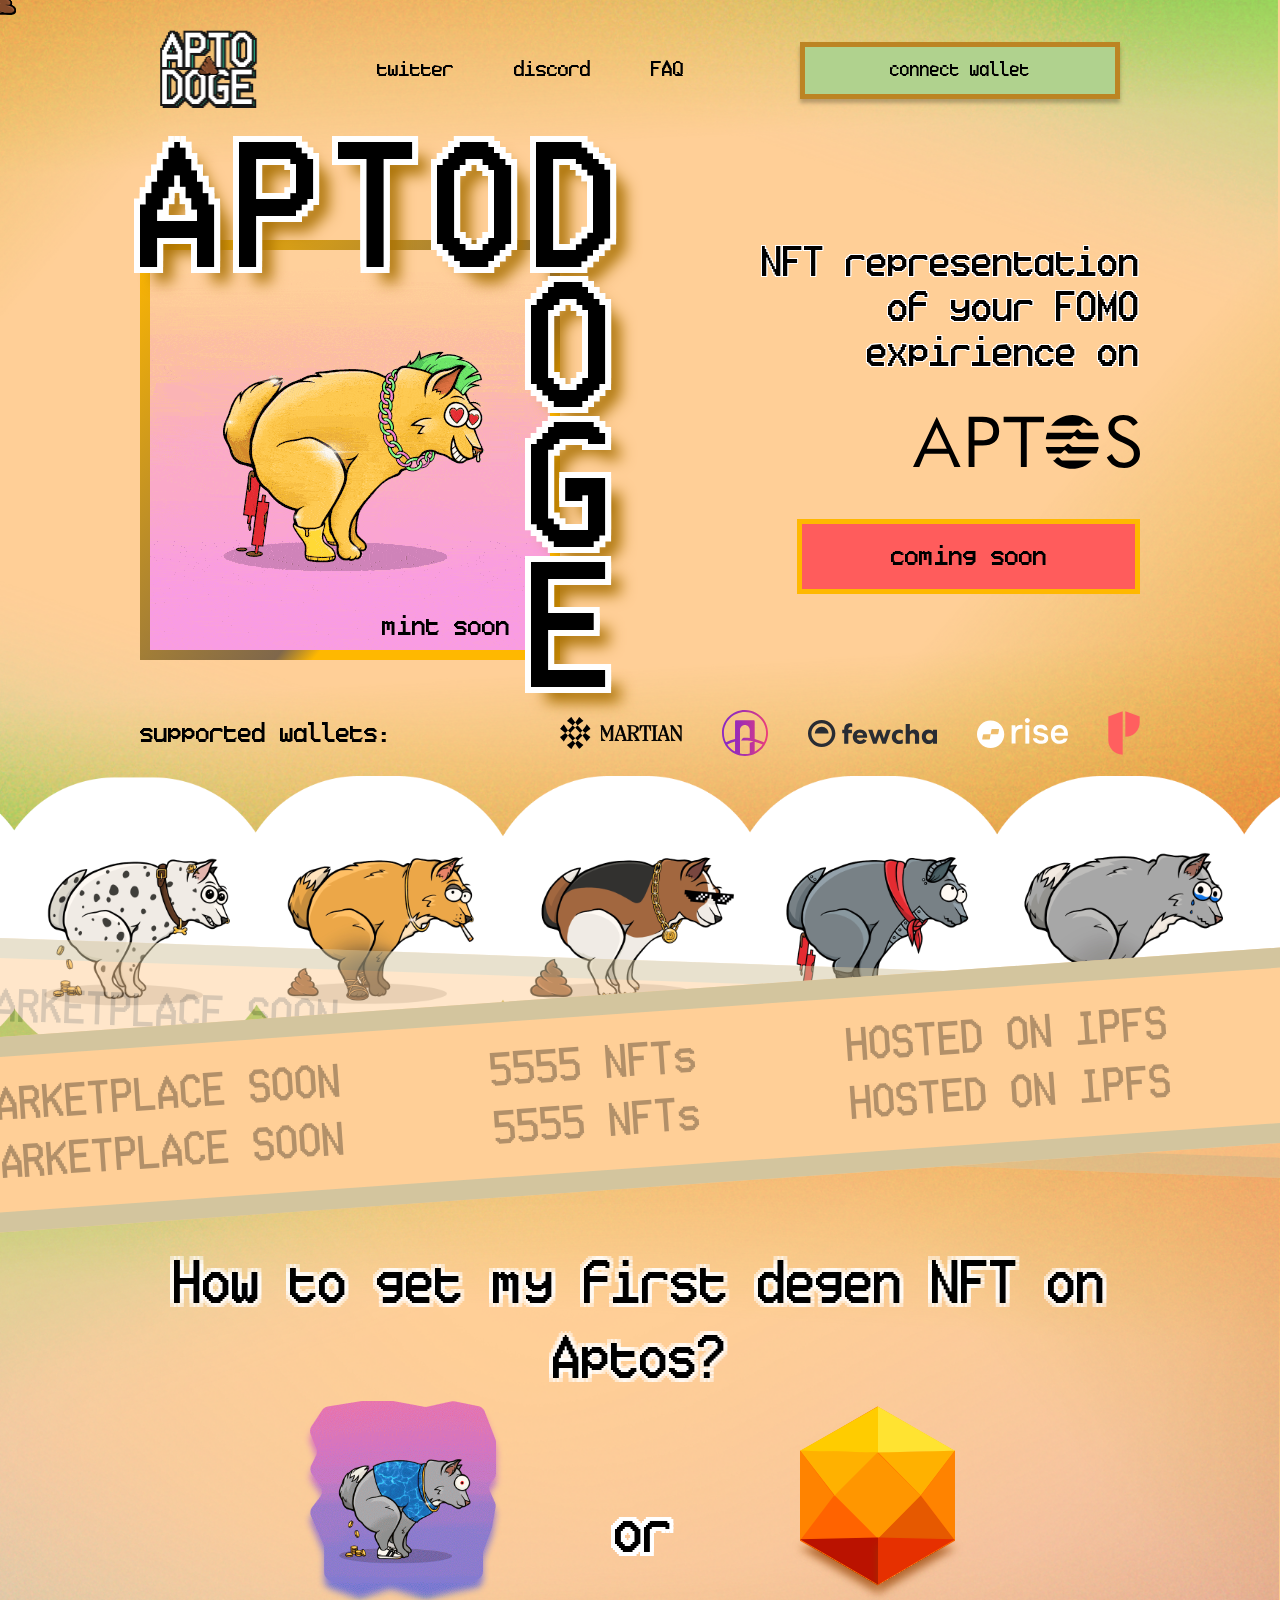
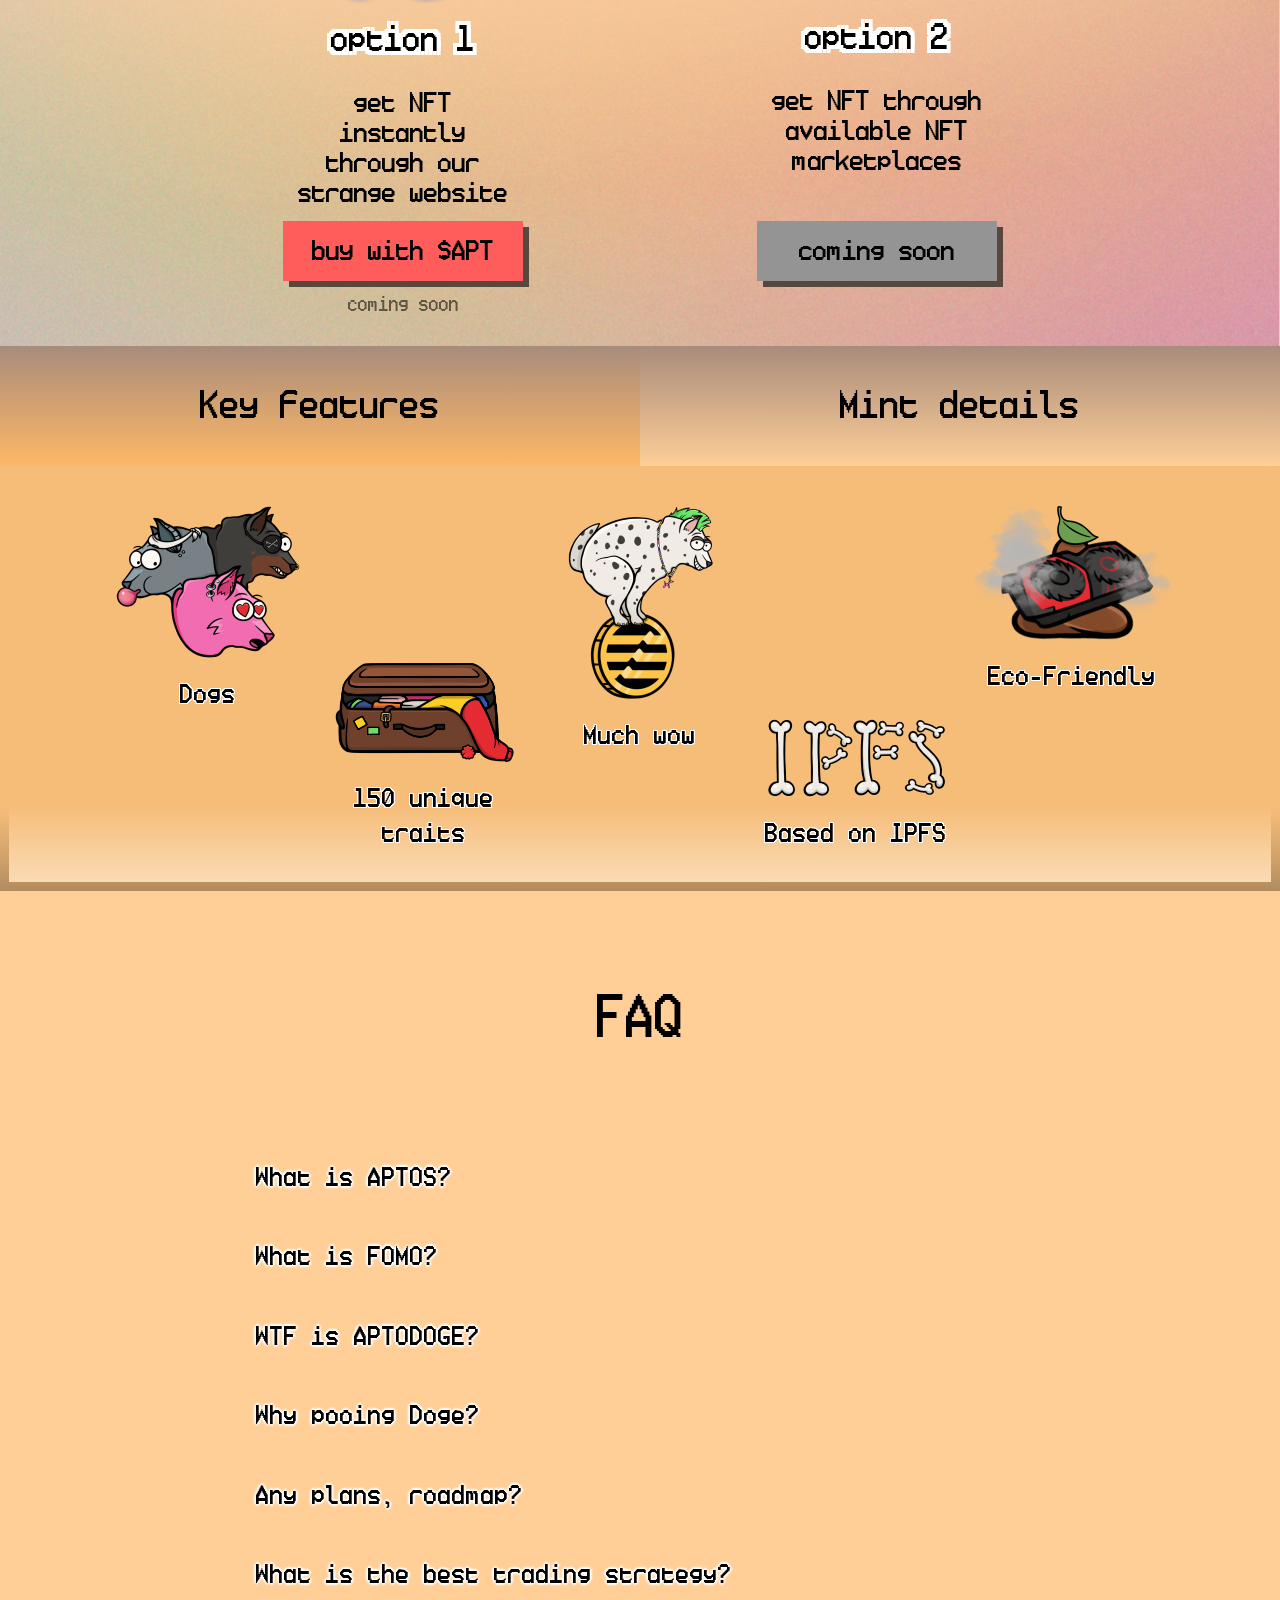
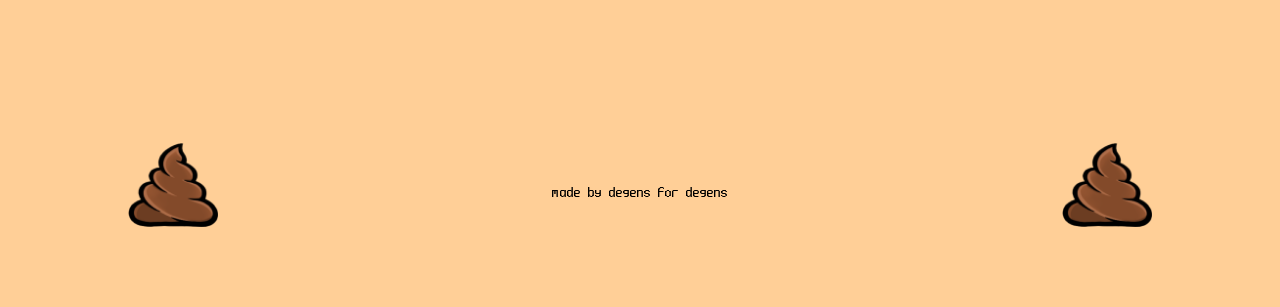
<file: index.html>
<!DOCTYPE html><html><head><meta charSet="utf-8"/><meta name="viewport" content="width=device-width"/><link rel="icon" type="image/ico" sizes="32x32" href="/favicon/favicon-32x32.png"/><link rel="icon" type="image/ico" sizes="16x16" href="/favicon/favicon-16x16.png"/><link rel="shortcut icon" href="/favicon/favicon.ico"/><title>Degen Doge</title><meta name="next-head-count" content="6"/><link rel="preload" href="/_next/static/css/79b42a6f66f81a6b.css" as="style"/><link rel="stylesheet" href="/_next/static/css/79b42a6f66f81a6b.css" data-n-g=""/><link rel="preload" href="/_next/static/css/d47b38e63b9d1cbf.css" as="style"/><link rel="stylesheet" href="/_next/static/css/d47b38e63b9d1cbf.css" data-n-p=""/><noscript data-n-css=""></noscript><script defer="" nomodule="" src="/_next/static/chunks/polyfills-c67a75d1b6f99dc8.js"></script><script src="/_next/static/chunks/webpack-f567ee784295937d.js" defer=""></script><script src="/_next/static/chunks/framework-7751730b10fa0f74.js" defer=""></script><script src="/_next/static/chunks/main-4f9c337d2f05904d.js" defer=""></script><script src="/_next/static/chunks/pages/_app-e8b2b0dd68f07262.js" defer=""></script><script src="/_next/static/chunks/ec5020c3-599c853f4c7b886b.js" defer=""></script><script src="/_next/static/chunks/de297ff1-d0160159c30fb7fb.js" defer=""></script><script src="/_next/static/chunks/931-58178b9210d15c89.js" defer=""></script><script src="/_next/static/chunks/pages/index-581cb1bb30221206.js" defer=""></script><script src="/_next/static/Zcki5KbXfroLjn_r45jLk/_buildManifest.js" defer=""></script><script src="/_next/static/Zcki5KbXfroLjn_r45jLk/_ssgManifest.js" defer=""></script></head><body><div id="__next"><div class="wrap"><img src="/images/logo.png" alt="0" style="left:nullpx;top:nullpx" class="DotRing_ring__zsSUb"/><img src="/images/logo.png" alt="0" style="left:nullpx;top:nullpx" class="DotRing_ring__zsSUb"/><img src="/images/logo.png" alt="0" style="left:nullpx;top:nullpx" class="DotRing_ring__zsSUb"/><div class="Intro_intro__U5Vz6"><div class="Header_header__T7XI6"><div class="Header_logo__7T05e"><img class="Header_image__U2isy" src="/images/logo-2.png" alt="Logo"/></div><div class="SocialLinks_socialLinks__JMZ1m"><a href="https://twitter.com/aptodoge" target="_blank" rel="noreferrer" class="SocialLinks_item__SZZ_e">twitter</a><a href="https://discord.gg/VYAXPXZKjg" target="_blank" rel="noreferrer" class="SocialLinks_item__SZZ_e">discord</a><a class="SocialLinks_item__SZZ_e">FAQ</a></div></div><div class="Content_content__HD92v"><div class="Content_poster__KSiah"><div class="Content_image__V5Q0J Content_mintSoon__dACTc"><img src="/images/intro.gif" alt="Doge"/></div><div class="Content_text__B1lGm">APTOD<br/>o<br/>g<br/>e</div></div><div class="Content_info__WJTcj"><div class="Content_description__BBmnU">NFT representation of your FOMO expirience on</div><svg width="253" height="60" viewBox="0 0 253 60" fill="none" xmlns="http://www.w3.org/2000/svg"><path d="M193.695 19.6743H188.475C187.868 19.6743 187.29 19.4122 186.885 18.9567L184.77 16.5623C184.455 16.2061 184 16 183.525 16C183.05 16 182.596 16.2035 182.28 16.5623L180.464 18.6183C179.87 19.2901 179.017 19.6768 178.12 19.6768H149.555C148.741 22 148.211 24.4529 148 27H174.967C175.443 27 175.894 26.8067 176.223 26.4631L178.734 23.8397C179.047 23.5115 179.481 23.3257 179.934 23.3257H180.038C180.512 23.3257 180.967 23.5293 181.282 23.8881L183.398 26.2825C183.802 26.7379 184.379 27 184.988 27H207C206.789 24.4529 206.259 22 205.445 19.6768H193.695V19.6743Z" fill="black"></path><path d="M164.136 42.9975C164.618 42.9975 165.076 42.8054 165.408 42.464L167.955 39.8575C168.272 39.5314 168.712 39.3468 169.171 39.3468H169.277C169.758 39.3468 170.219 39.5491 170.539 39.9056L172.684 42.2845C173.093 42.7371 173.678 42.9975 174.296 42.9975H204.543C205.676 40.6994 206.506 38.2319 207 35.6507H177.969C177.354 35.6507 176.766 35.3903 176.357 34.9377L174.212 32.5587C173.892 32.2048 173.431 32 172.949 32C172.468 32 172.007 32.2023 171.687 32.5587L169.846 34.6015C169.243 35.2689 168.377 35.6532 167.469 35.6532H148C148.495 38.237 149.324 40.7019 150.457 43H164.136V42.9975Z" fill="black"></path><path d="M185.422 12C185.894 12 186.343 11.8041 186.668 11.4562L189.162 8.79894C189.472 8.46645 189.903 8.27833 190.352 8.27833H190.456C190.927 8.27833 191.378 8.48453 191.691 8.84789L193.792 11.2732C194.192 11.7345 194.764 12 195.37 12H201C195.637 4.7139 187.107 0 177.5 0C167.894 0 159.363 4.7139 154 12H185.425H185.422Z" fill="black"></path><path d="M174.112 50.6436H166.407C165.804 50.6436 165.229 50.3837 164.828 49.932L162.726 47.5576C162.413 47.2043 161.962 47 161.49 47C161.018 47 160.566 47.2018 160.254 47.5576L158.45 49.5964C157.86 50.2626 157.012 50.6461 156.121 50.6461H156C161.369 56.3993 169.011 60 177.5 60C185.989 60 193.631 56.3993 199 50.6461H174.112V50.6436Z" fill="black"></path><path d="M46.0216 58L39.9848 43.2079H13.0152L6.97845 58H0L26.4605 2L53 58H46.0216ZM15.2879 37.5925H37.6332L26.4249 13.7341L15.2905 37.5925H15.2879Z" fill="black"></path><path d="M62 58V2H77.5054C89.6255 2 96 7.61539 96 18.135C96 28.6546 89.2317 34.1134 77.4258 34.1134H68.5327V58H62ZM68.5327 28.2591H75.9311C85.2972 28.2591 89.3903 25.1755 89.3903 18.135C89.3903 11.0946 85.2183 7.85166 75.9311 7.85166H68.5327V28.2591Z" fill="black"></path><path d="M120.228 8.01082H101V2H146V8.01082H126.769V58H120.228V8.01082Z" fill="black"></path><path d="M216.002 47.2976L221.678 43.4618L222.116 44.3707C225.608 50.6969 229.42 53.2284 235.217 53.2284C241.647 53.2284 246.173 48.7996 246.173 43.4207C246.173 38.3577 243.631 34.9584 233.469 30.7658C221.799 25.9415 217.828 20.9581 217.828 13.8411C217.828 6.08996 223.941 0 234.5 0C242.281 0 247.6 3.32228 250.618 8.70112L246.013 11.8642L244.662 11.5484C242.281 7.83071 239.343 5.6946 234.34 5.6946C228.227 5.6946 224.655 9.09645 224.655 13.682C224.655 17.9516 226.956 20.4035 236.881 24.912C249.822 30.7658 253 35.59 253 43.3411C253 51.8035 245.696 59 235.294 59C226.559 59 220.526 55.6777 216 47.295L216.002 47.2976Z" fill="black"></path></svg><div class="Content_wrapperButton__er0tX"></div></div></div><div class="Intro_supportedWallets__Mmwu_"><span class="Intro_name__uXnUg">supported wallets:</span><div class="Intro_wallets__TJMsF"><svg width="122" height="32" viewBox="0 0 122 32" fill="none" xmlns="http://www.w3.org/2000/svg"><g clip-path="url(#clip0_840_16)"><path d="M53.5604 8.62609V8.75965L52.9171 9.5833V23.6522H49.3237V23.5186L51.0539 22.695L51.0317 10.2734H50.9208L46.7506 20.2463H46.5953L42.0259 10.8522H41.915V18.3541C41.915 19.5562 41.9962 20.4615 42.159 21.0699C42.3364 21.6783 42.6248 22.1458 43.0241 22.4723C43.438 22.7989 44.0888 23.1402 44.9761 23.4963V23.6522H41.427V9.85043L40.7837 8.75965V8.62609H42.9797L47.2608 17.4859H47.3939L51.0539 8.62609H53.5604ZM61.4852 8.62609L66.3652 23.5186V23.6522H62.3502V23.5186L64.1248 22.695L62.683 18.3763H57.4259C56.9822 19.6675 56.7604 20.6098 56.7604 21.2035C56.7604 21.7377 56.901 22.1756 57.1819 22.5169C57.4777 22.8582 57.9582 23.1921 58.6237 23.5186V23.6522H54.8972V23.5186L59.8437 10.0953L59.3779 8.75965V8.62609H61.4852ZM60.0877 10.8077L57.559 17.9757H62.5499L60.1764 10.8077H60.0877ZM74.5954 16.1948L79.2093 23.4963V23.6522H74.7951V23.5186L76.5918 22.695L72.6656 16.3729H70.8023V22.7395L72.5991 23.5186V23.6522H67.1423V23.5186L68.9169 22.7395L68.9391 9.5833L67.2089 8.75965V8.62609H73.2645C74.9652 8.62609 76.2666 8.90806 77.1685 9.472C78.0706 10.0211 78.5216 10.8522 78.5216 11.9652C78.5216 13.8055 77.1982 15.2153 74.5511 16.1948H74.5954ZM70.8023 15.9722H72.8653C74.0187 15.9722 74.906 15.6531 75.5271 15.015C76.1482 14.3768 76.4587 13.4864 76.4587 12.3437C76.4587 10.1324 75.2535 9.02678 72.8431 9.02678H70.8023V15.9722ZM90.7589 13.5457H90.6258L90.2044 12.3437C89.7756 11.1416 89.4724 10.3476 89.2949 9.96174C89.1175 9.56104 88.9253 9.30876 88.7182 9.20487C88.5112 9.08615 88.1563 9.02678 87.6535 9.02678H86.3226V22.7395L88.0971 23.5186V23.6522H82.6404V23.5186L84.4371 22.7395V9.02678H83.1062C82.5887 9.02678 82.2264 9.08615 82.0193 9.20487C81.8123 9.30876 81.62 9.56104 81.4426 9.96174C81.2651 10.3476 80.962 11.149 80.5331 12.3659C80.4 12.7666 80.2669 13.1599 80.1338 13.5457H80.0007V8.62609H90.7589V13.5457ZM93.5357 22.7395V9.53878L91.7611 8.75965V8.62609H97.2178V8.75965L95.4433 9.53878V22.7395L97.2178 23.5186V23.6522H91.7611V23.5186L93.5357 22.7395ZM104.485 8.62609L109.365 23.5186V23.6522H105.35V23.5186L107.125 22.695L105.683 18.3763H100.426C99.9821 19.6675 99.7603 20.6098 99.7603 21.2035C99.7603 21.7377 99.9007 22.1756 100.182 22.5169C100.477 22.8582 100.958 23.1921 101.624 23.5186V23.6522H97.897V23.5186L102.844 10.0953L102.378 8.75965V8.62609H104.485ZM103.088 10.8077L100.559 17.9757H105.55L103.176 10.8077H103.088ZM117.619 8.62609H121.235V23.8303H120.436L112.007 10.8077H111.896V18.3096C111.896 19.4671 111.985 20.3502 112.162 20.9586C112.34 21.567 112.636 22.0494 113.05 22.4056C113.479 22.7469 114.144 23.1105 115.046 23.4963V23.6522H111.408V9.96174L110.476 8.75965V8.62609H112.85L120.636 20.647V20.6247H120.747V14.0132C120.747 12.8705 120.658 11.9949 120.48 11.3864C120.303 10.7631 120 10.266 119.571 9.89496C119.142 9.52394 118.492 9.15293 117.619 8.78191V8.62609Z" fill="black"></path><path d="M53.5603 8.62609H53.9069V8.27826H53.5603V8.62609ZM53.5603 8.75965L53.833 8.97422L53.9069 8.87972V8.75965H53.5603ZM52.9171 9.5833L52.6442 9.36874L52.5705 9.46323V9.5833H52.9171ZM52.9171 23.6522V24H53.2636V23.6522H52.9171ZM49.3236 23.6522H48.977V24H49.3236V23.6522ZM49.3236 23.5186L49.175 23.2043L48.977 23.2986V23.5186H49.3236ZM51.0538 22.695L51.2023 23.0093L51.4008 22.9148L51.4004 22.6944L51.0538 22.695ZM51.0316 10.2734L51.3782 10.2728L51.3775 9.92556H51.0316V10.2734ZM50.9207 10.2734V9.92556H50.6903L50.601 10.1388L50.9207 10.2734ZM46.7505 20.2463V20.5941H46.9809L47.0701 20.3808L46.7505 20.2463ZM46.5952 20.2463L46.2837 20.3989L46.3787 20.5941H46.5952V20.2463ZM42.0258 10.8522L42.3372 10.6996L42.2422 10.5043H42.0258V10.8522ZM41.9149 10.8522V10.5043H41.5683V10.8522H41.9149ZM42.1589 21.0699L41.8239 21.1601L41.8261 21.1676L42.1589 21.0699ZM43.024 22.4723L42.8049 22.742L42.8098 22.7459L43.024 22.4723ZM44.976 23.4963H45.3226V23.2608L45.1046 23.1734L44.976 23.4963ZM44.976 23.6522V24H45.3226V23.6522H44.976ZM41.4269 23.6522H41.0803V24H41.4269V23.6522ZM41.4269 9.85043H41.7735V9.75521L41.7251 9.67328L41.4269 9.85043ZM40.7836 8.75965H40.437V8.85487L40.4853 8.93681L40.7836 8.75965ZM40.7836 8.62609V8.27826H40.437V8.62609H40.7836ZM42.9796 8.62609L43.2914 8.47432L43.1967 8.27826H42.9796V8.62609ZM47.2607 17.4859L46.9488 17.6377L47.0436 17.8337H47.2607V17.4859ZM47.3938 17.4859V17.8337H47.6253L47.7139 17.6191L47.3938 17.4859ZM51.0538 8.62609V8.27826H50.8223L50.7335 8.49288L51.0538 8.62609ZM53.2137 8.62609V8.75965H53.9069V8.62609H53.2137ZM53.2875 8.54508L52.6442 9.36874L53.1898 9.79787L53.833 8.97422L53.2875 8.54508ZM52.5705 9.5833V23.6522H53.2636V9.5833H52.5705ZM52.9171 23.3043H49.3236V24H52.9171V23.3043ZM49.6702 23.6522V23.5186H48.977V23.6522H49.6702ZM49.4721 23.8329L51.2023 23.0093L50.9052 22.3807L49.175 23.2043L49.4721 23.8329ZM51.4004 22.6944L51.3782 10.2728L50.685 10.274L50.7072 22.6955L51.4004 22.6944ZM51.0316 9.92556H50.9207V10.6212H51.0316V9.92556ZM50.601 10.1388L46.4308 20.1117L47.0701 20.3808L51.2403 10.408L50.601 10.1388ZM46.7505 19.8984H46.5952V20.5941H46.7505V19.8984ZM46.9066 20.0936L42.3372 10.6996L41.7143 11.0048L46.2837 20.3989L46.9066 20.0936ZM42.0258 10.5043H41.9149V11.2H42.0258V10.5043ZM41.5683 10.8522V18.3541H42.2615V10.8522H41.5683ZM41.5683 18.3541C41.5683 19.5644 41.6494 20.5066 41.8241 21.1601L42.4935 20.9798C42.343 20.4164 42.2615 19.548 42.2615 18.3541H41.5683ZM41.8261 21.1676C42.0189 21.8282 42.3401 22.3619 42.8051 22.742L43.2429 22.2027C42.9092 21.9299 42.6538 21.5286 42.4915 20.9722L41.8261 21.1676ZM42.8098 22.7459C43.2628 23.1032 43.9499 23.4591 44.8472 23.8193L45.1046 23.1734C44.2275 22.8213 43.613 22.4946 43.238 22.1988L42.8098 22.7459ZM44.6294 23.4963V23.6522H45.3226V23.4963H44.6294ZM44.976 23.3043H41.4269V24H44.976V23.3043ZM41.7735 23.6522V9.85043H41.0803V23.6522H41.7735ZM41.7251 9.67328L41.0818 8.5825L40.4853 8.93681L41.1285 10.0276L41.7251 9.67328ZM41.1302 8.75965V8.62609H40.437V8.75965H41.1302ZM40.7836 8.97391H42.9796V8.27826H40.7836V8.97391ZM42.6677 8.77785L46.9488 17.6377L47.5725 17.3341L43.2914 8.47432L42.6677 8.77785ZM47.2607 17.8337H47.3938V17.1381H47.2607V17.8337ZM47.7139 17.6191L51.3739 8.75929L50.7335 8.49288L47.0735 17.3528L47.7139 17.6191ZM51.0538 8.97391H53.5603V8.27826H51.0538V8.97391ZM61.4851 8.62609L61.8143 8.51743L61.736 8.27826H61.4851V8.62609ZM66.3651 23.5186H66.7117V23.4628L66.6943 23.4099L66.3651 23.5186ZM66.3651 23.6522V24H66.7117V23.6522H66.3651ZM62.3502 23.6522H62.0036V24H62.3502V23.6522ZM62.3502 23.5186L62.2047 23.2029L62.0036 23.2963V23.5186H62.3502ZM64.1247 22.695L64.2703 23.0106L64.552 22.8799L64.4534 22.5845L64.1247 22.695ZM62.6829 18.3763L63.0116 18.2659L62.9323 18.0285H62.6829V18.3763ZM57.4258 18.3763V18.0285H57.1787L57.0982 18.263L57.4258 18.3763ZM57.1818 22.5169L56.9145 22.7385L56.9203 22.745L57.1818 22.5169ZM58.6236 23.5186H58.9702V23.3014L58.7758 23.2061L58.6236 23.5186ZM58.6236 23.6522V24H58.9702V23.6522H58.6236ZM54.8971 23.6522H54.5505V24H54.8971V23.6522ZM54.8971 23.5186L54.572 23.398L54.5505 23.4564V23.5186H54.8971ZM59.8436 10.0953L60.1687 10.2159L60.212 10.0985L60.1708 9.9804L59.8436 10.0953ZM59.3778 8.75965H59.0312V8.81877L59.0507 8.87456L59.3778 8.75965ZM59.3778 8.62609V8.27826H59.0312V8.62609H59.3778ZM60.0876 10.8077V10.4598H59.8426L59.761 10.6916L60.0876 10.8077ZM57.5589 17.9757L57.2323 17.8596L57.0685 18.3235H57.5589V17.9757ZM62.5498 17.9757V18.3235H63.0302L62.8788 17.866L62.5498 17.9757ZM60.1763 10.8077L60.5053 10.698L60.4264 10.4598H60.1763V10.8077ZM61.1558 8.73475L66.0358 23.6273L66.6943 23.4099L61.8143 8.51743L61.1558 8.73475ZM66.0185 23.5186V23.6522H66.7117V23.5186H66.0185ZM66.3651 23.3043H62.3502V24H66.3651V23.3043ZM62.6967 23.6522V23.5186H62.0036V23.6522H62.6967ZM62.4957 23.8343L64.2703 23.0106L63.9793 22.3793L62.2047 23.2029L62.4957 23.8343ZM64.4534 22.5845L63.0116 18.2659L62.3543 18.4868L63.7961 22.8054L64.4534 22.5845ZM62.6829 18.0285H57.4258V18.7242H62.6829V18.0285ZM57.0982 18.263C56.654 19.5555 56.4137 20.5464 56.4137 21.2035H57.1069C57.1069 20.6734 57.3103 19.7795 57.7535 18.4897L57.0982 18.263ZM56.4137 21.2035C56.4137 21.8012 56.5723 22.3225 56.9146 22.7384L57.4491 22.2954C57.2293 22.0285 57.1069 21.6743 57.1069 21.2035H56.4137ZM56.9203 22.745C57.2598 23.1371 57.7876 23.4957 58.4714 23.8311L58.7758 23.2061C58.1287 22.8886 57.6953 22.5793 57.4434 22.2887L56.9203 22.745ZM58.277 23.5186V23.6522H58.9702V23.5186H58.277ZM58.6236 23.3043H54.8971V24H58.6236V23.3043ZM55.2437 23.6522V23.5186H54.5505V23.6522H55.2437ZM55.2222 23.6392L60.1687 10.2159L59.5185 9.97465L54.572 23.398L55.2222 23.6392ZM60.1708 9.9804L59.705 8.64474L59.0507 8.87456L59.5166 10.2102L60.1708 9.9804ZM59.7244 8.75965V8.62609H59.0312V8.75965H59.7244ZM59.3778 8.97391H61.4851V8.27826H59.3778V8.97391ZM59.761 10.6916L57.2323 17.8596L57.8856 18.0917L60.4144 10.9237L59.761 10.6916ZM57.5589 18.3235H62.5498V17.6278H57.5589V18.3235ZM62.8788 17.866L60.5053 10.698L59.8475 10.9173L62.2209 18.0853L62.8788 17.866ZM60.1763 10.4598H60.0876V11.1555H60.1763V10.4598ZM74.5953 16.1948L74.8881 16.0085L74.786 15.847H74.5953V16.1948ZM79.2092 23.4963H79.5558V23.3953L79.502 23.3101L79.2092 23.4963ZM79.2092 23.6522V24H79.5558V23.6522H79.2092ZM74.795 23.6522H74.4484V24H74.795V23.6522ZM74.795 23.5186L74.6511 23.2022L74.4484 23.2952V23.5186H74.795ZM76.5917 22.695L76.7358 23.0113L77.0945 22.8469L76.8859 22.511L76.5917 22.695ZM72.6655 16.3729L72.9597 16.1889L72.858 16.025H72.6655V16.3729ZM70.8023 16.3729V16.025H70.4557V16.3729H70.8023ZM70.8023 22.7395H70.4557V22.9681L70.6649 23.0588L70.8023 22.7395ZM72.599 23.5186H72.9456V23.29L72.7365 23.1993L72.599 23.5186ZM72.599 23.6522V24H72.9456V23.6522H72.599ZM67.1423 23.6522H66.7957V24H67.1423V23.6522ZM67.1423 23.5186L67.0033 23.2L66.7957 23.2911V23.5186H67.1423ZM68.9168 22.7395L69.0557 23.0581L69.2631 22.9671L69.2634 22.74L68.9168 22.7395ZM68.939 9.5833L69.2856 9.58389L69.286 9.36351L69.0876 9.26904L68.939 9.5833ZM67.2088 8.75965H66.8622V8.97963L67.0603 9.07391L67.2088 8.75965ZM67.2088 8.62609V8.27826H66.8622V8.62609H67.2088ZM77.1684 9.472L76.9852 9.76725L76.9888 9.76939L77.1684 9.472ZM74.551 16.1948L74.4312 15.8684L74.551 16.5426V16.1948ZM70.8023 15.9722H70.4557V16.32H70.8023V15.9722ZM75.527 15.015L75.775 15.258L75.527 15.015ZM70.8023 9.02678V8.67896H70.4557V9.02678H70.8023ZM74.3027 16.3811L78.9165 23.6826L79.502 23.3101L74.8881 16.0085L74.3027 16.3811ZM78.8626 23.4963V23.6522H79.5558V23.4963H78.8626ZM79.2092 23.3043H74.795V24H79.2092V23.3043ZM75.1416 23.6522V23.5186H74.4484V23.6522H75.1416ZM74.939 23.835L76.7358 23.0113L76.4478 22.3786L74.6511 23.2022L74.939 23.835ZM76.8859 22.511L72.9597 16.1889L72.3715 16.5568L76.2977 22.8789L76.8859 22.511ZM72.6655 16.025H70.8023V16.7207H72.6655V16.025ZM70.4557 16.3729V22.7395H71.1488V16.3729H70.4557ZM70.6649 23.0588L72.4616 23.8379L72.7365 23.1993L70.9398 22.4202L70.6649 23.0588ZM72.2524 23.5186V23.6522H72.9456V23.5186H72.2524ZM72.599 23.3043H67.1423V24H72.599V23.3043ZM67.4888 23.6522V23.5186H66.7957V23.6522H67.4888ZM67.2812 23.8372L69.0557 23.0581L68.7779 22.4209L67.0033 23.2L67.2812 23.8372ZM69.2634 22.74L69.2856 9.58389L68.5924 9.58272L68.5702 22.7389L69.2634 22.74ZM69.0876 9.26904L67.3574 8.44538L67.0603 9.07391L68.7905 9.89756L69.0876 9.26904ZM67.5554 8.75965V8.62609H66.8622V8.75965H67.5554ZM67.2088 8.97391H73.2644V8.27826H67.2088V8.97391ZM73.2644 8.97391C74.9357 8.97391 76.1619 9.25252 76.9853 9.76722L77.3517 9.17676C76.371 8.56359 74.9946 8.27826 73.2644 8.27826V8.97391ZM76.9888 9.76939C77.7809 10.2516 78.1749 10.9662 78.1749 11.9652H78.8681C78.8681 10.7382 78.3602 9.79059 77.3482 9.17461L76.9888 9.76939ZM78.1749 11.9652C78.1749 13.5858 77.0274 14.9077 74.4312 15.8684L74.6709 16.5212C77.3688 15.5229 78.8681 14.0252 78.8681 11.9652H78.1749ZM74.551 16.5426H74.5953V15.847H74.551V16.5426ZM70.8023 16.32H72.8652V15.6243H70.8023V16.32ZM72.8652 16.32C74.0829 16.32 75.0709 15.9815 75.775 15.258L75.2791 14.7719C74.7411 15.3247 73.9544 15.6243 72.8652 15.6243V16.32ZM75.775 15.258C76.4757 14.538 76.8052 13.5506 76.8052 12.3437H76.112C76.112 13.4222 75.8206 14.2157 75.2791 14.7719L75.775 15.258ZM76.8052 12.3437C76.8052 11.176 76.4857 10.2387 75.7886 9.59928C75.0975 8.96527 74.0943 8.67896 72.843 8.67896V9.37461C74.0021 9.37461 74.8068 9.6411 75.321 10.1127C75.8291 10.5789 76.112 11.3001 76.112 12.3437H76.8052ZM72.843 8.67896H70.8023V9.37461H72.843V8.67896ZM70.4557 9.02678V15.9722H71.1488V9.02678H70.4557ZM90.7588 13.5457V13.8936H91.1054V13.5457H90.7588ZM90.6257 13.5457L90.2988 13.6612L90.3803 13.8936H90.6257V13.5457ZM90.2043 12.3437L90.5313 12.2282L90.5306 12.2264L90.2043 12.3437ZM89.2948 9.96174L88.978 10.103L88.9801 10.1075L89.2948 9.96174ZM88.7181 9.20487L88.5459 9.50733L88.5631 9.51598L88.7181 9.20487ZM86.3225 9.02678V8.67896H85.9759V9.02678H86.3225ZM86.3225 22.7395H85.9759V22.967L86.1835 23.0581L86.3225 22.7395ZM88.097 23.5186H88.4436V23.2911L88.2359 23.2L88.097 23.5186ZM88.097 23.6522V24H88.4436V23.6522H88.097ZM82.6403 23.6522H82.2937V24H82.6403V23.6522ZM82.6403 23.5186L82.5029 23.1993L82.2937 23.29V23.5186H82.6403ZM84.437 22.7395L84.5745 23.0588L84.7836 22.9681V22.7395H84.437ZM84.437 9.02678H84.7836V8.67896H84.437V9.02678ZM82.0192 9.20487L82.1745 9.51645L82.1912 9.50687L82.0192 9.20487ZM81.4425 9.96174L81.7572 10.1075L81.7592 10.103L81.4425 9.96174ZM80.533 12.3659L80.2062 12.2499L80.2042 12.2559L80.533 12.3659ZM80.1337 13.5457V13.8936H80.3805L80.4613 13.6595L80.1337 13.5457ZM80.0006 13.5457H79.654V13.8936H80.0006V13.5457ZM80.0006 8.62609V8.27826H79.654V8.62609H80.0006ZM90.7588 8.62609H91.1054V8.27826H90.7588V8.62609ZM90.7588 13.1979H90.6257V13.8936H90.7588V13.1979ZM90.9526 13.4303L90.5312 12.2282L89.8774 12.4591L90.2988 13.6612L90.9526 13.4303ZM90.5306 12.2264C90.1026 11.0268 89.7945 10.2182 89.6095 9.81599L88.9801 10.1075C89.1501 10.477 89.4483 11.2564 89.8781 12.4609L90.5306 12.2264ZM89.6116 9.82048C89.4267 9.40298 89.1928 9.05418 88.8731 8.89376L88.5631 9.51598C88.6575 9.56333 88.8081 9.71911 88.9782 10.103L89.6116 9.82048ZM88.8901 8.90287C88.5984 8.73567 88.1634 8.67896 87.6534 8.67896V9.37461C88.149 9.37461 88.4236 9.43663 88.5462 9.50687L88.8901 8.90287ZM87.6534 8.67896H86.3225V9.37461H87.6534V8.67896ZM85.9759 9.02678V22.7395H86.6691V9.02678H85.9759ZM86.1835 23.0581L87.9581 23.8372L88.2359 23.2L86.4614 22.4209L86.1835 23.0581ZM87.7504 23.5186V23.6522H88.4436V23.5186H87.7504ZM88.097 23.3043H82.6403V24H88.097V23.3043ZM82.9869 23.6522V23.5186H82.2937V23.6522H82.9869ZM82.7778 23.8379L84.5745 23.0588L84.2996 22.4202L82.5029 23.1993L82.7778 23.8379ZM84.7836 22.7395V9.02678H84.0904V22.7395H84.7836ZM84.437 8.67896H83.1061V9.37461H84.437V8.67896ZM83.1061 8.67896C82.5834 8.67896 82.1397 8.73516 81.8473 8.90287L82.1912 9.50687C82.3128 9.43712 82.5936 9.37461 83.1061 9.37461V8.67896ZM81.8642 8.89376C81.5445 9.05418 81.3106 9.40298 81.1258 9.82048L81.7592 10.103C81.9292 9.71911 82.0799 9.56333 82.1742 9.51598L81.8642 8.89376ZM81.1278 9.81599C80.9425 10.2189 80.6342 11.0357 80.2062 12.2499L80.8598 12.4819C81.2895 11.2623 81.5876 10.4763 81.7572 10.1075L81.1278 9.81599ZM80.2042 12.2559C80.0715 12.6554 79.9388 13.0474 79.8063 13.432L80.4613 13.6595C80.5948 13.2724 80.7283 12.8778 80.8619 12.4759L80.2042 12.2559ZM80.1337 13.1979H80.0006V13.8936H80.1337V13.1979ZM80.3472 13.5457V8.62609H79.654V13.5457H80.3472ZM80.0006 8.97391H90.7588V8.27826H80.0006V8.97391ZM90.4122 8.62609V13.5457H91.1054V8.62609H90.4122ZM93.5356 22.7395L93.6745 23.0581L93.8822 22.967V22.7395H93.5356ZM93.5356 9.53878H93.8822V9.3113L93.6745 9.22012L93.5356 9.53878ZM91.761 8.75965H91.4144V8.98713L91.6221 9.07832L91.761 8.75965ZM91.761 8.62609V8.27826H91.4144V8.62609H91.761ZM97.2177 8.62609H97.5643V8.27826H97.2177V8.62609ZM97.2177 8.75965L97.3567 9.07832L97.5643 8.98713V8.75965H97.2177ZM95.4432 9.53878L95.3043 9.22012L95.0966 9.3113V9.53878H95.4432ZM95.4432 22.7395H95.0966V22.967L95.3043 23.0581L95.4432 22.7395ZM97.2177 23.5186H97.5643V23.2911L97.3567 23.2L97.2177 23.5186ZM97.2177 23.6522V24H97.5643V23.6522H97.2177ZM91.761 23.6522H91.4144V24H91.761V23.6522ZM91.761 23.5186L91.6221 23.2L91.4144 23.2911V23.5186H91.761ZM93.8822 22.7395V9.53878H93.189V22.7395H93.8822ZM93.6745 9.22012L91.8999 8.44099L91.6221 9.07832L93.3967 9.85745L93.6745 9.22012ZM92.1076 8.75965V8.62609H91.4144V8.75965H92.1076ZM91.761 8.97391H97.2177V8.27826H91.761V8.97391ZM96.8712 8.62609V8.75965H97.5643V8.62609H96.8712ZM97.0788 8.44099L95.3043 9.22012L95.5821 9.85745L97.3567 9.07832L97.0788 8.44099ZM95.0966 9.53878V22.7395H95.7898V9.53878H95.0966ZM95.3043 23.0581L97.0788 23.8372L97.3567 23.2L95.5821 22.4209L95.3043 23.0581ZM96.8712 23.5186V23.6522H97.5643V23.5186H96.8712ZM97.2177 23.3043H91.761V24H97.2177V23.3043ZM92.1076 23.6522V23.5186H91.4144V23.6522H92.1076ZM91.8999 23.8372L93.6745 23.0581L93.3967 22.4209L91.6221 23.2L91.8999 23.8372ZM104.485 8.62609L104.814 8.51743L104.736 8.27826H104.485V8.62609ZM109.365 23.5186H109.712V23.4628L109.694 23.4099L109.365 23.5186ZM109.365 23.6522V24H109.712V23.6522H109.365ZM105.35 23.6522H105.003V24H105.35V23.6522ZM105.35 23.5186L105.204 23.2029L105.003 23.2963V23.5186H105.35ZM107.125 22.695L107.27 23.0106L107.552 22.8799L107.453 22.5845L107.125 22.695ZM105.683 18.3763L106.011 18.2659L105.932 18.0285H105.683V18.3763ZM100.426 18.3763V18.0285H100.178L100.098 18.263L100.426 18.3763ZM100.182 22.5169L99.9144 22.7385L99.9201 22.745L100.182 22.5169ZM101.623 23.5186H101.97V23.3014L101.776 23.2061L101.623 23.5186ZM101.623 23.6522V24H101.97V23.6522H101.623ZM97.8969 23.6522H97.5503V24H97.8969V23.6522ZM97.8969 23.5186L97.5718 23.398L97.5503 23.4564V23.5186H97.8969ZM102.843 10.0953L103.168 10.2159L103.212 10.0985L103.171 9.9804L102.843 10.0953ZM102.378 8.75965H102.031V8.81877L102.05 8.87456L102.378 8.75965ZM102.378 8.62609V8.27826H102.031V8.62609H102.378ZM103.087 10.8077V10.4598H102.843L102.761 10.6916L103.087 10.8077ZM100.559 17.9757L100.232 17.8596L100.068 18.3235H100.559V17.9757ZM105.55 17.9757V18.3235H106.03L105.879 17.866L105.55 17.9757ZM103.176 10.8077L103.505 10.698L103.426 10.4598H103.176V10.8077ZM104.156 8.73475L109.036 23.6273L109.694 23.4099L104.814 8.51743L104.156 8.73475ZM109.018 23.5186V23.6522H109.712V23.5186H109.018ZM109.365 23.3043H105.35V24H109.365V23.3043ZM105.697 23.6522V23.5186H105.003V23.6522H105.697ZM105.495 23.8343L107.27 23.0106L106.979 22.3793L105.204 23.2029L105.495 23.8343ZM107.453 22.5845L106.011 18.2659L105.354 18.4868L106.796 22.8054L107.453 22.5845ZM105.683 18.0285H100.426V18.7242H105.683V18.0285ZM100.098 18.263C99.6539 19.5555 99.4136 20.5464 99.4136 21.2035H100.107C100.107 20.6734 100.31 19.7795 100.753 18.4897L100.098 18.263ZM99.4136 21.2035C99.4136 21.8012 99.5721 22.3225 99.9144 22.7384L100.449 22.2954C100.229 22.0285 100.107 21.6743 100.107 21.2035H99.4136ZM99.9201 22.745C100.26 23.1371 100.787 23.4957 101.471 23.8311L101.776 23.2061C101.128 22.8886 100.695 22.5793 100.443 22.2887L99.9201 22.745ZM101.277 23.5186V23.6522H101.97V23.5186H101.277ZM101.623 23.3043H97.8969V24H101.623V23.3043ZM98.2435 23.6522V23.5186H97.5503V23.6522H98.2435ZM98.2219 23.6392L103.168 10.2159L102.518 9.97465L97.5718 23.398L98.2219 23.6392ZM103.171 9.9804L102.705 8.64474L102.05 8.87456L102.516 10.2102L103.171 9.9804ZM102.724 8.75965V8.62609H102.031V8.75965H102.724ZM102.378 8.97391H104.485V8.27826H102.378V8.97391ZM102.761 10.6916L100.232 17.8596L100.885 18.0917L103.414 10.9237L102.761 10.6916ZM100.559 18.3235H105.55V17.6278H100.559V18.3235ZM105.879 17.866L103.505 10.698L102.847 10.9173L105.221 18.0853L105.879 17.866ZM103.176 10.4598H103.087V11.1555H103.176V10.4598ZM117.619 8.62609V8.27826H117.272V8.62609H117.619ZM121.235 8.62609H121.581V8.27826H121.235V8.62609ZM121.235 23.8303V24.1781H121.581V23.8303H121.235ZM120.436 23.8303L120.145 24.0198L120.248 24.1781H120.436V23.8303ZM112.007 10.8077L112.298 10.6182L112.195 10.4598H112.007V10.8077ZM111.896 10.8077V10.4598H111.549V10.8077H111.896ZM112.162 20.9586L111.83 21.0563L112.162 20.9586ZM113.049 22.4056L112.824 22.6699L112.834 22.6781L113.049 22.4056ZM115.046 23.4963H115.392V23.2665L115.182 23.1763L115.046 23.4963ZM115.046 23.6522V24H115.392V23.6522H115.046ZM111.408 23.6522H111.061V24H111.408V23.6522ZM111.408 9.96174H111.755V9.84239L111.682 9.74819L111.408 9.96174ZM110.476 8.75965H110.13V8.879L110.203 8.97319L110.476 8.75965ZM110.476 8.62609V8.27826H110.13V8.62609H110.476ZM112.85 8.62609L113.14 8.43652L113.038 8.27826H112.85V8.62609ZM120.636 20.647L120.345 20.8365L120.982 21.8202V20.647H120.636ZM120.636 20.6247V20.2769H120.289V20.6247H120.636ZM120.747 20.6247V20.9725H121.093V20.6247H120.747ZM120.48 11.3864L120.147 11.482L120.148 11.4841L120.48 11.3864ZM119.571 9.89496L119.345 10.1584L119.571 9.89496ZM117.619 8.78191H117.272V9.01228L117.484 9.10218L117.619 8.78191ZM117.619 8.97391H121.235V8.27826H117.619V8.97391ZM120.888 8.62609V23.8303H121.581V8.62609H120.888ZM121.235 23.4824H120.436V24.1781H121.235V23.4824ZM120.727 23.6408L112.298 10.6182L111.716 10.9971L120.145 24.0198L120.727 23.6408ZM112.007 10.4598H111.896V11.1555H112.007V10.4598ZM111.549 10.8077V18.3096H112.243V10.8077H111.549ZM111.549 18.3096C111.549 19.4777 111.638 20.4 111.83 21.0563L112.495 20.8609C112.331 20.3002 112.243 19.4566 112.243 18.3096H111.549ZM111.83 21.0563C112.023 21.719 112.351 22.263 112.824 22.6696L113.275 22.1415C112.92 21.8358 112.657 21.4151 112.495 20.8609L111.83 21.0563ZM112.834 22.6781C113.299 23.0482 113.998 23.4262 114.91 23.8163L115.182 23.1763C114.29 22.7947 113.658 22.4455 113.265 22.133L112.834 22.6781ZM114.699 23.4963V23.6522H115.392V23.4963H114.699ZM115.046 23.3043H111.408V24H115.046V23.3043ZM111.755 23.6522V9.96174H111.061V23.6522H111.755ZM111.682 9.74819L110.75 8.5461L110.203 8.97319L111.134 10.1753L111.682 9.74819ZM110.823 8.75965V8.62609H110.13V8.75965H110.823ZM110.476 8.97391H112.85V8.27826H110.476V8.97391ZM112.559 8.81565L120.345 20.8365L120.926 20.4575L113.14 8.43652L112.559 8.81565ZM120.982 20.647V20.6247H120.289V20.647H120.982ZM120.636 20.9725H120.747V20.2769H120.636V20.9725ZM121.093 20.6247V14.0132H120.4V20.6247H121.093ZM121.093 14.0132C121.093 12.8594 121.004 11.9447 120.813 11.2887L120.148 11.4841C120.311 12.0451 120.4 12.8816 120.4 14.0132H121.093ZM120.814 11.2909C120.62 10.6118 120.284 10.0528 119.797 9.63151L119.345 10.1584C119.715 10.4791 119.986 10.9145 120.147 11.482L120.814 11.2909ZM119.797 9.63151C119.329 9.22636 118.641 8.83862 117.754 8.46165L117.484 9.10218C118.342 9.46724 118.955 9.82151 119.345 10.1584L119.797 9.63151ZM117.966 8.78191V8.62609H117.272V8.78191H117.966Z" fill="black"></path><path fill-rule="evenodd" clip-rule="evenodd" d="M19.0814 0.0513449C19.062 0.0747904 18.9378 0.269473 18.8058 0.483944C17.9652 1.84831 16.799 3.49434 15.5681 5.05366C15.2997 5.39377 15.2568 5.44243 15.225 5.44326C15.2072 5.44369 14.6083 4.6838 14.1683 4.1025C13.2103 2.83681 12.4032 1.67324 11.7281 0.584186C11.4625 0.155802 11.4166 0.0939954 11.3642 0.0939954C11.2278 0.0939954 8.78204 2.29536 7.27131 3.77798C7.04658 3.99854 7.04623 3.99715 7.36577 4.20065C9.04946 5.27304 12.8309 8.28625 12.7135 8.46194C12.4787 8.8135 8.55103 12.9321 8.08058 13.3202L8.01581 13.3736L7.96689 13.3107C7.93995 13.2761 7.72461 13.0026 7.4883 12.7029C6.15545 11.0126 4.91095 9.23423 4.07119 7.81987C3.83469 7.42158 3.82561 7.41038 3.76575 7.44398C3.57329 7.55199 0.134677 11.6737 0.0610201 11.8846C0.044192 11.9329 0.0741296 11.9618 0.294218 12.1097C1.35055 12.8196 2.59345 13.7548 3.72179 14.6887C4.40087 15.2508 5.18688 15.9322 5.18655 15.9588C5.18385 16.1537 1.76992 18.8544 0.270976 19.8474C0.0355693 20.0033 0.00467956 20.0307 0.00402876 20.0843C0.00256444 20.209 3.65022 24.5754 3.75571 24.5754C3.79819 24.5754 3.83206 24.5274 4.04826 24.1613C4.8828 22.7471 6.13992 20.9532 7.6006 19.0919C7.7952 18.8438 7.97457 18.6262 7.99916 18.6081C8.0491 18.5715 8.17014 18.6858 9.38196 19.9115C10.4151 20.9565 12.646 23.3483 12.7272 23.498C12.7537 23.5471 12.7057 23.5933 11.9811 24.2143C10.2736 25.6779 8.67499 26.8964 7.27877 27.798C6.95199 28.0092 6.94748 27.9811 7.37637 28.4067C8.5595 29.5811 11.0553 31.8617 11.2739 31.9684C11.3409 32.0011 11.3018 32.053 11.7082 31.391C12.4638 30.1601 13.5346 28.6431 14.7325 27.1066C14.9796 26.7897 15.1964 26.5244 15.2141 26.5173C15.3465 26.464 17.5084 29.407 18.568 31.0829C18.8011 31.4514 19.0083 31.7777 19.0284 31.8079C19.1104 31.9304 19.508 31.6056 21.3757 29.8893C23.3917 28.0367 23.4504 27.9691 23.187 27.7974C22.4322 27.3062 21.2121 26.4252 20.3996 25.7853C19.1913 24.8338 17.7498 23.6043 17.7498 23.5256C17.7498 23.3985 20.4127 20.5607 21.9625 19.036C22.2214 18.7812 22.4334 18.5645 22.4334 18.5543C22.4334 18.517 21.3312 17.1911 20.637 16.393L20.2702 15.9715L20.6138 15.5757C21.0889 15.0285 21.5891 14.4358 22.0377 13.8885C22.4993 13.3252 22.3901 13.3322 22.9133 13.8326C23.4918 14.3859 24.2226 15.0623 24.7633 15.5452C25.2836 16.0096 25.2742 15.9421 24.8691 16.3012C24.1493 16.9397 22.4565 18.5216 22.4565 18.556C22.4565 18.5636 22.552 18.6899 22.669 18.8369C24.1914 20.7507 25.4964 22.5976 26.387 24.0982C26.677 24.5867 26.6547 24.5738 26.845 24.3652C28.0162 23.0816 30.4281 20.17 30.4287 20.0391C30.4288 20.0138 30.2889 19.9053 30.0516 19.7465C28.6425 18.8038 25.2923 16.1444 25.2923 15.9686C25.2923 15.8712 27.3716 14.1496 28.6129 13.2193C29.0839 12.8664 30.202 12.0788 30.3872 11.9696C30.5489 11.8742 30.5617 11.9028 30.0792 11.2888C29.1567 10.1153 27.6543 8.33344 26.8693 7.48198C26.6996 7.29807 26.7275 7.27612 26.3618 7.88256C25.4879 9.33172 24.4001 10.8906 23.1056 12.548C22.6189 13.1713 22.4558 13.3683 22.4335 13.3598C22.2803 13.3006 17.7775 8.58052 17.7201 8.41898C17.7079 8.38481 19.0182 7.26225 19.8881 6.56153C21.0756 5.60501 22.0898 4.86367 23.258 4.09823C23.3764 4.02061 23.4326 3.96858 23.4326 3.93707C23.4326 3.82401 20.92 1.50212 19.4638 0.269547C19.1295 -0.0133381 19.1333 -0.0112178 19.0814 0.0513449ZM15.4971 5.8031C16.0121 6.44366 17.1505 7.79239 17.5213 8.20138C17.7158 8.41572 17.7351 8.37703 17.1861 8.87154C16.4402 9.54337 15.2732 10.6394 15.256 10.684C15.2491 10.7021 15.2742 10.7277 15.9945 11.4406C17.432 12.8631 20.2484 15.8616 20.2484 15.9694C20.2484 16.0385 18.2432 18.2141 17.111 19.3735C16.5151 19.9836 15.4389 21.0559 15.2808 21.1969L15.2297 21.2424L14.7246 20.746C13.395 19.4389 11.922 17.8943 10.6756 16.5003L10.2025 15.9712L10.4781 15.6618C11.8639 14.105 13.5096 12.3781 14.8967 11.0251C15.0661 10.8599 15.2047 10.7112 15.2047 10.6947C15.2047 10.6474 14.3614 9.84458 13.3173 8.89796C13.0399 8.64646 12.8065 8.42973 12.7986 8.41638C12.7908 8.40301 12.9401 8.21397 13.1305 7.9963C13.6368 7.41763 14.22 6.72711 14.746 6.08339C15.29 5.41786 15.2111 5.4473 15.4971 5.8031ZM8.40054 13.8475C8.89409 14.4483 9.38774 15.0337 9.81781 15.5285C10.2541 16.0305 10.2441 15.9187 9.88995 16.3274C9.40782 16.8836 8.89682 17.489 8.45604 18.0259C7.96252 18.6271 8.0823 18.6102 7.59868 18.1469C7.00167 17.575 6.37712 16.9959 5.79702 16.4764C5.16959 15.9144 5.16567 16.0321 5.83189 15.433C6.43665 14.8892 7.23709 14.145 7.70876 13.688C7.87496 13.527 8.01894 13.4001 8.02873 13.4059C8.03855 13.4118 8.20587 13.6105 8.40054 13.8475ZM15.5564 21.5576C16.025 22.005 16.7691 22.6952 17.2442 23.1235C17.7419 23.572 17.721 23.5047 17.4566 23.8083C16.9876 24.3467 16.1409 25.349 15.7279 25.8552C15.4873 26.1498 15.2769 26.3996 15.2607 26.4097C15.2183 26.4365 15.168 26.3822 14.6904 25.7941C14.2297 25.2271 13.498 24.3612 13.0586 23.8631C12.9074 23.6917 12.7871 23.5413 12.7913 23.5292C12.7955 23.5167 13.0082 23.3184 13.2639 23.0881C13.7978 22.6074 14.5319 21.9251 14.9374 21.5334C15.2736 21.2082 15.187 21.2049 15.5564 21.5576Z" fill="black"></path></g><defs><clipPath id="clip0_840_16"><rect width="122" height="32" fill="white"></rect></clipPath></defs></svg><svg width="46" height="46" viewBox="0 0 46 46" fill="none" xmlns="http://www.w3.org/2000/svg"><g clip-path="url(#clip0_840_20)"><path d="M23 0C10.3155 0 0 10.3059 0 22.9785C0 32.087 5.33239 39.979 13.0431 43.6941V43.7129H13.0808C16.0821 45.1556 19.4514 45.9665 23 45.9665C35.6844 45.9665 46 35.6605 46 22.988C46 10.3059 35.6844 0 23 0ZM23 1.88581C34.6369 1.88581 44.1125 11.3526 44.1125 22.9785C44.1125 26.3164 43.3292 29.4847 41.9417 32.2944C38.9026 30.8235 35.8165 29.7298 32.7021 28.9848V11.3903C32.7021 10.7774 32.2208 10.2871 31.6167 10.2871H27.7472H17.9979H14.1284C13.5339 10.2871 13.0431 10.7774 13.0431 11.3903V29.0698C10.023 29.8146 7.02175 30.8894 4.06771 32.3038C2.67091 29.4847 1.88757 26.3258 1.88757 22.9785C1.88757 11.3526 11.3632 1.88581 23 1.88581ZM5.28518 34.4253C7.78622 33.1903 10.3816 32.2379 13.0525 31.5779V41.5726C9.89085 39.8848 7.21994 37.4144 5.28518 34.4253ZM17.9979 43.4678V19.9235C17.9979 17.1986 20.2347 14.945 22.9056 14.945C25.5764 14.945 27.7472 17.1514 27.7472 19.867C27.7472 19.8858 27.7378 19.9047 27.7378 19.9235H27.7472V28.1174C25.4726 27.8534 23.1888 27.7684 20.9048 27.8911L19.0267 30.6161C21.9523 30.371 24.8025 30.3898 27.6151 30.7105C27.6434 30.7105 27.6622 30.7105 27.6907 30.7199C27.7095 30.7199 27.7284 30.7199 27.7566 30.7293C28.2475 30.7858 30.0312 31.0121 31.664 31.4176L27.7566 32.747V43.5434C26.2277 43.8921 24.6422 44.0901 23.0188 44.0901C21.2729 44.0713 19.6024 43.8544 17.9979 43.4678ZM32.6926 41.7047V31.625C35.3541 32.2944 37.9872 33.2751 40.6298 34.5574C38.6479 37.5654 35.9109 40.0358 32.6926 41.7047Z" fill="url(#paint0_linear_840_20)"></path></g><defs><linearGradient id="paint0_linear_840_20" x1="0.71875" y1="22.9834" x2="46.72" y2="22.9209" gradientUnits="userSpaceOnUse"><stop offset="0.0858" stop-color="#8D29C1"></stop><stop offset="0.2383" stop-color="#942BBB"></stop><stop offset="0.4667" stop-color="#A92FAC"></stop><stop offset="0.7413" stop-color="#CA3793"></stop><stop offset="1" stop-color="#F03F77"></stop></linearGradient><clipPath id="clip0_840_20"><rect width="46" height="46" fill="white"></rect></clipPath></defs></svg><svg width="129" height="29" viewBox="0 0 129 29" fill="none" xmlns="http://www.w3.org/2000/svg"><g clip-path="url(#clip0_861_10)"><path d="M20.5279 14.4939H6.84656C6.84656 10.7568 9.9227 7.68569 13.6935 7.68569C17.4642 7.68569 20.5404 10.7444 20.5404 14.4939H20.5279Z" fill="#292C33"></path><path d="M13.6814 0.889912C6.1275 0.889912 0 6.9827 0 14.4939C0 22.005 6.1275 28.0978 13.6814 28.0978C21.2354 28.0978 27.3629 22.005 27.3629 14.4939C27.3629 6.9827 21.2478 0.889912 13.6814 0.889912ZM13.6814 24.7061C8.03769 24.7061 3.41106 20.118 3.41106 14.4939C3.41106 8.86974 8.03769 4.29397 13.6814 4.29397C19.3252 4.29397 23.9518 8.88208 23.9518 14.5061C23.9518 20.1303 19.3375 24.7184 13.6814 24.7184V24.7061Z" fill="#292C33"></path><path d="M40.3121 10.7936H43.934V14.1607H40.3121V24.6688H36.2064V14.1607H34.2218V10.7936H36.2064V10.1769C36.2064 8.30221 36.715 6.84684 37.7445 5.82315C38.774 4.79947 40.1757 4.2938 41.9495 4.2938C42.9045 4.2938 43.6611 4.42946 44.2441 4.73781V8.24054C43.7975 8.0062 43.2518 7.87053 42.6688 7.87053C42.0238 7.87053 41.4409 8.04321 40.9943 8.41321C40.5477 8.75855 40.3121 9.36289 40.3121 10.2139V10.7936Z" fill="#292C33"></path><path d="M58.6457 21.3762C58.0627 22.5357 57.2069 23.4236 56.1153 24.065C55.0238 24.7063 53.6841 25.0516 52.1833 25.0516C51.0918 25.0516 50.0994 24.879 49.1691 24.509C48.2761 24.1637 47.4946 23.658 46.8373 23.0166C46.1923 22.3753 45.6713 21.5859 45.2991 20.698C44.9271 19.8099 44.7534 18.8232 44.7534 17.7378C44.7534 16.6525 44.9271 15.7275 45.2991 14.8148C45.6713 13.9268 46.1923 13.1498 46.8373 12.4961C47.4823 11.8548 48.2389 11.3368 49.1319 10.9667C50.025 10.5967 50.9801 10.424 52.0096 10.424C53.0391 10.424 54.0314 10.5967 54.9121 10.9667C55.8052 11.3368 56.5494 11.8548 57.1696 12.4961C57.7898 13.1374 58.2612 13.9268 58.6457 14.8395C58.993 15.7521 59.1543 16.7388 59.1543 17.8366V18.4533C59.1543 18.6259 59.1543 18.7615 59.1171 18.8603H48.8466C48.8839 19.2673 48.9832 19.6372 49.1939 19.9826C49.4048 20.3279 49.6405 20.6239 49.9507 20.8706C50.2607 21.105 50.5957 21.3146 51.0173 21.4503C51.3894 21.5859 51.7988 21.66 52.2453 21.66C53.0268 21.66 53.6469 21.5242 54.0935 21.216C54.54 20.9075 54.9494 20.5005 55.2594 19.9949L58.745 21.3886H58.6457V21.3762ZM55.0858 16.2085C54.9866 15.4561 54.6764 14.8518 54.0935 14.3708C53.5105 13.8898 52.8283 13.6554 51.9725 13.6554C51.5632 13.6554 51.191 13.7295 50.8064 13.8651C50.4591 14.0008 50.1243 14.2104 49.8514 14.4448C49.5785 14.6791 49.3428 14.9505 49.1691 15.2588C48.9955 15.5672 48.8963 15.8755 48.8219 16.2085H55.0858Z" fill="#292C33"></path><path d="M74.3871 24.7055L71.4846 16.1954L68.5821 24.7055H65.1215L60.1971 10.7933H64.402L67.106 19.1924L69.9838 10.7933H73.0351L75.9128 19.1924L78.6788 10.7933H82.7845L77.8229 24.7055H74.3995H74.3871Z" fill="#292C33"></path><path d="M83.8375 17.7378C83.8375 16.6772 84.0112 15.7275 84.3833 14.8148C84.7554 13.9268 85.2764 13.1498 85.9214 12.4961C86.5664 11.8548 87.3603 11.3368 88.2781 10.9667C89.196 10.5967 90.1883 10.424 91.2923 10.424C91.9124 10.424 92.4954 10.4981 93.1032 10.6337C93.7234 10.7694 94.2692 11.0037 94.7778 11.2751V15.1232C93.8226 14.4448 92.7931 14.0995 91.7264 14.0995C91.1806 14.0995 90.6596 14.1982 90.2255 14.3708C89.7789 14.5435 89.3696 14.8148 89.0223 15.1232C88.675 15.4315 88.4021 15.8385 88.2409 16.2825C88.03 16.7265 87.968 17.1952 87.968 17.7502C87.968 18.3052 88.0673 18.7739 88.2409 19.2179C88.4146 19.6619 88.6874 20.0319 89.0223 20.3773C89.3696 20.6856 89.7789 20.957 90.2255 21.1296C90.6721 21.3023 91.1806 21.4009 91.7264 21.4009C92.2721 21.4009 92.818 21.3023 93.3389 21.0926C93.8474 20.8829 94.3684 20.6486 94.7778 20.3156V24.1883C94.1948 24.4966 93.6117 24.731 93.0039 24.8667C92.3837 25.0024 91.776 25.0763 91.193 25.0763C90.1262 25.0763 89.1339 24.9036 88.216 24.5337C87.323 24.1883 86.5416 23.6826 85.8594 23.0413C85.2144 22.3999 84.6934 21.6476 84.3212 20.7226C83.9492 19.8099 83.7755 18.8232 83.7755 17.7256L83.8499 17.7625L83.8375 17.7378Z" fill="#292C33"></path><path d="M101.861 24.7061H97.7184V5.00943H101.861V12.5576C102.308 11.8792 102.854 11.3612 103.536 10.9912C104.218 10.6212 105.037 10.4115 106.004 10.4115C107.617 10.4115 108.882 10.9172 109.763 11.9409C110.656 12.9646 111.127 14.3582 111.127 16.0973V24.6692H106.984V17.01C106.984 16.122 106.773 15.4066 106.339 14.901C105.893 14.3953 105.272 14.1487 104.491 14.1487C103.709 14.1487 103.015 14.4199 102.543 14.9996C102.06 15.5794 101.824 16.3317 101.824 17.2813V24.6692L101.861 24.7061Z" fill="#292C33"></path><path d="M129 10.7937V24.706H124.968V22.8313C124.485 23.5467 123.84 24.0893 123.021 24.4593C122.24 24.8294 121.346 25.039 120.416 25.039C119.487 25.039 118.606 24.8294 117.787 24.4593C117.005 24.0893 116.286 23.5713 115.703 22.93C115.121 22.2886 114.636 21.4993 114.302 20.6112C113.954 19.7232 113.793 18.7735 113.793 17.7251C113.793 16.6768 113.966 15.7518 114.302 14.8638C114.648 13.9758 115.121 13.1988 115.703 12.5451C116.286 11.9037 117.005 11.3857 117.787 11.0157C118.569 10.6457 119.462 10.436 120.416 10.436C121.372 10.436 122.19 10.6087 123.021 10.9787C123.803 11.3241 124.46 11.8667 124.968 12.5821V10.7814H129V10.7937ZM117.912 17.7375C117.912 18.2432 118.01 18.7242 118.184 19.1312C118.395 19.5752 118.631 19.9452 118.94 20.2536C119.251 20.5619 119.622 20.8333 120.07 21.0306C120.516 21.2403 120.963 21.302 121.471 21.302C121.979 21.302 122.464 21.2032 122.873 21.0306C123.32 20.8579 123.691 20.5865 124.002 20.2536C124.311 19.9083 124.585 19.5382 124.758 19.1312C124.968 18.6872 125.031 18.2185 125.031 17.7375C125.031 17.2565 124.931 16.7508 124.758 16.3438C124.585 15.8998 124.311 15.5298 124.002 15.2214C123.691 14.8761 123.32 14.6418 122.873 14.4445C122.427 14.2348 121.979 14.1731 121.471 14.1731C120.963 14.1731 120.478 14.2718 120.07 14.4445C119.622 14.6171 119.251 14.8885 118.94 15.2214C118.631 15.5668 118.358 15.9368 118.184 16.3438C118.01 16.7879 117.912 17.2565 117.912 17.7375Z" fill="#292C33"></path></g><defs><clipPath id="clip0_861_10"><rect width="129" height="29" fill="white"></rect></clipPath></defs></svg><svg width="91" height="30" viewBox="0 0 91 30" fill="none" xmlns="http://www.w3.org/2000/svg"><path d="M13.6333 2.45508C6.10325 2.45508 0 8.62203 0 16.2276C0 23.8331 6.10325 30 13.6333 30C21.1633 30 27.2665 23.8331 27.2665 16.2276C27.2665 8.62203 21.1633 2.45508 13.6333 2.45508ZM21.3648 15.5472C21.2998 15.9229 20.9442 16.2276 20.5723 16.2276H13.6333L12.8218 20.8808C12.7569 21.2565 12.4012 21.5611 12.0293 21.5611H5.76381C5.3919 21.5611 5.14307 21.2565 5.20933 20.8808L5.9031 16.9079C5.96801 16.5322 6.32369 16.2276 6.69559 16.2276H13.6346L14.446 11.5743C14.5109 11.1986 14.8666 10.894 15.2385 10.894H21.5041C21.876 10.894 22.1248 11.1986 22.0585 11.5743L21.3648 15.5472Z" fill="white"></path><path d="M44.2699 6.86108C41.8478 6.86108 39.9329 7.83927 38.5264 9.79701L38.3181 7.17531H34.6167V25.5955H38.5616V16.9626C38.5616 16.1006 38.6535 15.2904 38.8388 14.5336C39.0227 13.7767 39.3284 13.1182 39.7557 12.5594C40.1817 12.0007 40.7362 11.5512 41.4164 11.2137C42.0967 10.8763 42.9446 10.6946 43.9602 10.6714C44.2131 10.6714 44.4728 10.6659 44.7378 10.6536C45.0029 10.6427 45.2747 10.6358 45.5506 10.6358V6.93076C45.3667 6.90753 45.1638 6.88977 44.9461 6.87884C44.7257 6.86791 44.5012 6.86108 44.2713 6.86108H44.2699Z" fill="white"></path><path d="M52.2974 7.17529H48.3525V25.5955H52.2974V7.17529Z" fill="white"></path><path d="M69.4242 16.3846C68.8698 16.0007 68.1949 15.6919 67.3998 15.4583C66.6046 15.2261 65.7093 15.0034 64.7194 14.7944C64.3502 14.7247 63.9066 14.6372 63.3873 14.5321C62.868 14.4269 62.3784 14.2875 61.9172 14.1126C61.4561 13.9378 61.0585 13.711 60.7244 13.4309C60.3891 13.1508 60.2227 12.7669 60.2227 12.2779C60.2227 11.8352 60.3309 11.4732 60.5513 11.1945C60.7704 10.9144 61.0477 10.6999 61.3817 10.5483C61.7157 10.3966 62.0741 10.2983 62.4541 10.2518C62.8355 10.2054 63.1979 10.1821 63.5441 10.1821C64.4205 10.2299 65.1751 10.4089 65.8107 10.7245C66.445 11.0387 66.8196 11.5688 66.9345 12.3147H70.636C70.521 10.5442 69.8232 9.19301 68.5425 8.25991C67.2618 7.32817 65.6187 6.8623 63.6118 6.8623C62.7814 6.8623 61.9389 6.94974 61.0855 7.12461C60.2322 7.29948 59.46 7.61371 58.7676 8.06864C58.0765 8.52358 57.5099 9.11241 57.0717 9.83375C56.6335 10.5565 56.4144 11.4759 56.4144 12.5948C56.4144 13.6427 56.6565 14.5061 57.1407 15.181C57.6248 15.8573 58.2415 16.3641 58.9921 16.7016C59.7413 17.039 60.5486 17.3136 61.4142 17.5226C62.2797 17.7317 63.0925 17.9065 63.8538 18.0472C64.338 18.1634 64.7991 18.274 65.2373 18.3792C65.6755 18.4844 66.0501 18.6292 66.3611 18.8164C66.6722 19.0036 66.9197 19.2304 67.1049 19.4981C67.2889 19.7659 67.3822 20.0979 67.3822 20.4941C67.3822 20.9135 67.2605 21.2578 67.0184 21.5255C66.7763 21.7933 66.4815 22.0092 66.1353 22.1717C65.7891 22.3357 65.4145 22.4395 65.0115 22.486C64.6085 22.5324 64.2677 22.5556 63.9918 22.5556C63.6226 22.5556 63.2182 22.5201 62.7814 22.4504C62.3432 22.3808 61.9213 22.2524 61.5183 22.0666C61.1153 21.8807 60.7623 21.6362 60.4634 21.3329C60.1632 21.031 59.9671 20.6457 59.8752 20.1799H55.8965C56.0114 21.2277 56.3171 22.1198 56.8134 22.8535C57.3084 23.5871 57.9318 24.1759 58.681 24.6186C59.4302 25.0612 60.2552 25.3754 61.1545 25.5626C62.0538 25.7484 62.9653 25.8427 63.8876 25.8427C64.81 25.8427 65.7039 25.7498 66.5694 25.5626C67.4336 25.3768 68.2071 25.0681 68.8874 24.6363C69.5676 24.2046 70.1207 23.6281 70.5481 22.9054C70.9741 22.184 71.1877 21.2974 71.1877 20.2495C71.1877 19.2713 71.0322 18.479 70.7198 17.8724C70.4088 17.2672 69.976 16.7712 69.4229 16.3873L69.4242 16.3846Z" fill="white"></path><path d="M90.909 15.9489C90.909 14.6674 90.7359 13.4789 90.3897 12.3832C90.0435 11.2889 89.5188 10.3326 88.8155 9.51694C88.111 8.70133 87.2414 8.05513 86.2028 7.57696C85.1655 7.10017 83.9308 6.86108 82.5013 6.86108C81.0719 6.86108 79.9291 7.10017 78.8689 7.57696C77.8072 8.05513 76.9025 8.71363 76.1533 9.55246C75.4041 10.3913 74.832 11.3872 74.4398 12.5403C74.0477 13.6934 73.8516 14.9694 73.8516 16.3683C73.8516 17.7673 74.0301 19.1116 74.3884 20.2661C74.7455 21.4191 75.2932 22.4151 76.0316 23.2553C76.77 24.0941 77.6855 24.7348 78.7823 25.1775C79.8777 25.6201 81.153 25.8415 82.6055 25.8415C83.5508 25.8415 84.4447 25.7417 85.2872 25.545C86.1297 25.3469 86.9006 25.0327 87.6052 24.601C88.3084 24.1706 88.9197 23.6173 89.439 22.9411C89.9583 22.2662 90.3329 21.4615 90.5628 20.5297H86.5138C86.1906 21.2757 85.6835 21.8003 84.9924 22.1022C84.3 22.4055 83.5386 22.5572 82.7082 22.5572C81.9239 22.5572 81.2382 22.4287 80.6499 22.1733C80.0616 21.9164 79.5653 21.5735 79.1623 21.1418C78.758 20.7114 78.4415 20.2046 78.2103 19.6212C77.9803 19.0392 77.8411 18.4094 77.7951 17.7332H90.8049C90.8739 17.1512 90.909 16.5569 90.909 15.9503V15.9489ZM77.8302 14.7262C77.8992 14.121 78.0493 13.5499 78.2806 13.013C78.5105 12.4775 78.8175 12.0116 79.1975 11.6154C79.5789 11.2192 80.0454 10.905 80.5999 10.6714C81.153 10.4391 81.7994 10.3216 82.5378 10.3216C83.8523 10.3216 84.9248 10.7055 85.7551 11.4747C86.5855 12.2438 87.0237 13.3272 87.071 14.7262H77.8329H77.8302Z" fill="white"></path><path d="M50.3243 0C48.9813 0 47.894 1.09978 47.894 2.45503C47.894 3.81028 48.9813 4.91006 50.3243 4.91006C51.6672 4.91006 52.7545 3.81028 52.7545 2.45503C52.7545 1.09978 51.6672 0 50.3243 0Z" fill="white"></path></svg><svg width="32" height="44" viewBox="0 0 32 44" fill="none" xmlns="http://www.w3.org/2000/svg"><g clip-path="url(#clip0_862_38)"><path d="M14.6865 43.685C6.75351 43.685 0.32251 37.254 0.32251 29.321V5.5385L14.6865 0.315V43.685Z" fill="#FF5F5F"></path><path d="M17.3135 25.843C25.2465 25.843 31.6775 19.412 31.6775 11.479V5.5385L17.3135 0.315V25.843Z" fill="#FF5F5F"></path></g><defs><clipPath id="clip0_862_38"><rect width="32" height="44" fill="white"></rect></clipPath></defs></svg></div></div></div><div class="InterlineLayer_wrapper__pdr_C"><div class="InterlineLayer_containerCarousel__xS2KE"><div class="InterlineLayer_image__4HasK"></div><div class="InterlineLayer_image__4HasK InterlineLayer_secondImage__F_YSs"></div></div><div class="Tape_tape__bEdBk"><div class="Tape_text__XZzrj"><div class="Tape_wrapper__sopT0"><span class="Tape_word__skpIh">MARKETPLACE SOON</span><span class="Tape_word__skpIh">5555 NFTs</span><span class="Tape_word__skpIh">HOSTED ON IPFS</span><span class="Tape_word__skpIh">MARKETPLACE SOON</span><span class="Tape_word__skpIh">5555 NFTs</span><span class="Tape_word__skpIh">HOSTED ON IPFS</span></div><div class="Tape_wrapper__sopT0"><span class="Tape_word__skpIh">MARKETPLACE SOON</span><span class="Tape_word__skpIh">5555 NFTs</span><span class="Tape_word__skpIh">HOSTED ON IPFS</span><span class="Tape_word__skpIh">MARKETPLACE SOON</span><span class="Tape_word__skpIh">5555 NFTs</span><span class="Tape_word__skpIh">HOSTED ON IPFS</span></div></div><div class="Tape_text__XZzrj"><div class="Tape_wrapper__sopT0"><span class="Tape_word__skpIh">MARKETPLACE SOON</span><span class="Tape_word__skpIh">5555 NFTs</span><span class="Tape_word__skpIh">HOSTED ON IPFS</span><span class="Tape_word__skpIh">MARKETPLACE SOON</span><span class="Tape_word__skpIh">5555 NFTs</span><span class="Tape_word__skpIh">HOSTED ON IPFS</span></div><div class="Tape_wrapper__sopT0"><span class="Tape_word__skpIh">MARKETPLACE SOON</span><span class="Tape_word__skpIh">5555 NFTs</span><span class="Tape_word__skpIh">HOSTED ON IPFS</span><span class="Tape_word__skpIh">MARKETPLACE SOON</span><span class="Tape_word__skpIh">5555 NFTs</span><span class="Tape_word__skpIh">HOSTED ON IPFS</span></div></div></div><div class="Tape_tape__bEdBk"><div class="Tape_text__XZzrj"><div class="Tape_wrapper__sopT0"><span class="Tape_word__skpIh">MARKETPLACE SOON</span><span class="Tape_word__skpIh">5555 NFTs</span><span class="Tape_word__skpIh">HOSTED ON IPFS</span><span class="Tape_word__skpIh">MARKETPLACE SOON</span><span class="Tape_word__skpIh">5555 NFTs</span><span class="Tape_word__skpIh">HOSTED ON IPFS</span></div><div class="Tape_wrapper__sopT0"><span class="Tape_word__skpIh">MARKETPLACE SOON</span><span class="Tape_word__skpIh">5555 NFTs</span><span class="Tape_word__skpIh">HOSTED ON IPFS</span><span class="Tape_word__skpIh">MARKETPLACE SOON</span><span class="Tape_word__skpIh">5555 NFTs</span><span class="Tape_word__skpIh">HOSTED ON IPFS</span></div></div><div class="Tape_text__XZzrj"><div class="Tape_wrapper__sopT0"><span class="Tape_word__skpIh">MARKETPLACE SOON</span><span class="Tape_word__skpIh">5555 NFTs</span><span class="Tape_word__skpIh">HOSTED ON IPFS</span><span class="Tape_word__skpIh">MARKETPLACE SOON</span><span class="Tape_word__skpIh">5555 NFTs</span><span class="Tape_word__skpIh">HOSTED ON IPFS</span></div><div class="Tape_wrapper__sopT0"><span class="Tape_word__skpIh">MARKETPLACE SOON</span><span class="Tape_word__skpIh">5555 NFTs</span><span class="Tape_word__skpIh">HOSTED ON IPFS</span><span class="Tape_word__skpIh">MARKETPLACE SOON</span><span class="Tape_word__skpIh">5555 NFTs</span><span class="Tape_word__skpIh">HOSTED ON IPFS</span></div></div></div></div><div class="Options_options__njdTH"><span class="Options_title__rOc_7">How to get my first <span class="Options_mark__jO29s">degen</span> NFT on Aptos?</span><div class="Options_optionsItems__uvG7A"><div class="Options_optionsItem__5dPNb"><div class="Options_imageWrapper__vINV7"><img class="Options_image__MVGKB" src="/images/option-1.gif" alt="Image doge"/></div><span class="Options_name__MnWYi">option 1</span><div class="Options_description__WFvHC">get NFT instantly through our strange website</div></div><div class="Options_optionsItem__5dPNb"><div class="Options_imageWrapper__vINV7"><svg class="Options_svgElement__KH_NY" width="171" height="205" viewBox="0 0 171 194" fill="none" xmlns="http://www.w3.org/2000/svg"><path fill-rule="evenodd" clip-rule="evenodd" d="M85.5008 0L124.25 22.3759L163 44.7497V134.25L124.25 156.624L85.5008 179L46.7504 156.624L8 134.25V89.5V44.7497L46.7504 22.3759L85.5008 0Z" fill="#FF6600"></path><path class="Options_section1__mOLP6" fill-rule="evenodd" clip-rule="evenodd" d="M85.5003 46L107.249 67.7513L129 89.5L107.249 111.249L85.5003 133L63.7509 111.249L42 89.5L63.7509 67.7513L85.5003 46Z" fill="#FF9600"></path><path class="Options_section2__R7zuC" fill-rule="evenodd" clip-rule="evenodd" d="M8 44L86 45.8156L42.7829 89L8 44Z" fill="#FFB100"></path><path class="Options_section3__a1TT2" fill-rule="evenodd" clip-rule="evenodd" d="M8 134L86 132.184L42.7829 89L8 134Z" fill="#FF6300"></path><path class="Options_section4__9pm5t" fill-rule="evenodd" clip-rule="evenodd" d="M8 44V134L42 89L8 44Z" fill="#FF8300"></path><path class="Options_section5__8_L0d" fill-rule="evenodd" clip-rule="evenodd" d="M163 44L86 45.8156L128.663 89L163 44Z" fill="#FFB100"></path><path class="Options_section6__XRo__" fill-rule="evenodd" clip-rule="evenodd" d="M163 134L86 132.184L128.663 89L163 134Z" fill="#E65900"></path><path class="Options_section7__b7SIW" fill-rule="evenodd" clip-rule="evenodd" d="M163 44V134L129 89L163 44Z" fill="#FF8300"></path><path class="Options_section8__Zz1u_" fill-rule="evenodd" clip-rule="evenodd" d="M8 44.216L86 46V0L8 44.216Z" fill="#FFCC00"></path><path class="Options_section9__BajUu" fill-rule="evenodd" clip-rule="evenodd" d="M163 44.216L86 46V0L163 44.216Z" fill="#FFE331"></path><g filter="url(#filter0_d_860_3)"><path class="Options_section10__LQUAc" fill-rule="evenodd" clip-rule="evenodd" d="M8 132.823L86 131V178L8 132.823Z" fill="#BA1200"></path></g><g filter="url(#filter1_d_860_3)"><path class="Options_section11__oKBcg" fill-rule="evenodd" clip-rule="evenodd" d="M163 132.823L86 131V178L163 132.823Z" fill="#E63000"></path></g><defs><filter id="filter0_d_860_3" x="0" y="131" width="94" height="63" filterUnits="userSpaceOnUse" color-interpolation-filters="sRGB"><feFlood flood-opacity="0" result="BackgroundImageFix"></feFlood><feColorMatrix in="SourceAlpha" type="matrix" values="0 0 0 0 0 0 0 0 0 0 0 0 0 0 0 0 0 0 127 0" result="hardAlpha"></feColorMatrix><feOffset dy="8"></feOffset><feGaussianBlur stdDeviation="4"></feGaussianBlur><feComposite in2="hardAlpha" operator="out"></feComposite><feColorMatrix type="matrix" values="0 0 0 0 0.583333 0 0 0 0 0.245 0 0 0 0 0 0 0 0 0.69 0"></feColorMatrix><feBlend mode="normal" in2="BackgroundImageFix" result="effect1_dropShadow_860_3"></feBlend><feBlend mode="normal" in="SourceGraphic" in2="effect1_dropShadow_860_3" result="shape"></feBlend></filter><filter id="filter1_d_860_3" x="78" y="131" width="93" height="63" filterUnits="userSpaceOnUse" color-interpolation-filters="sRGB"><feFlood flood-opacity="0" result="BackgroundImageFix"></feFlood><feColorMatrix in="SourceAlpha" type="matrix" values="0 0 0 0 0 0 0 0 0 0 0 0 0 0 0 0 0 0 127 0" result="hardAlpha"></feColorMatrix><feOffset dy="8"></feOffset><feGaussianBlur stdDeviation="4"></feGaussianBlur><feComposite in2="hardAlpha" operator="out"></feComposite><feColorMatrix type="matrix" values="0 0 0 0 0.583333 0 0 0 0 0.245 0 0 0 0 0 0 0 0 0.69 0"></feColorMatrix><feBlend mode="normal" in2="BackgroundImageFix" result="effect1_dropShadow_860_3"></feBlend><feBlend mode="normal" in="SourceGraphic" in2="effect1_dropShadow_860_3" result="shape"></feBlend></filter></defs></svg></div><span class="Options_name__MnWYi">option 2</span><div class="Options_description__WFvHC">get NFT through available NFT marketplaces</div></div></div></div><div class="Info_info__rNZRm"><div class="Info_tabs__3A53C"></div><div class="KeyFeatures_features__2iY13"><div class="KeyFeatures_featuresItems__lQmUf"><div class="KeyFeatures_featuresItem__tolQA"><img class="KeyFeatures_image__W7lcQ" src="/images/keyFeatures/key-1-2x.png" alt="Dogs"/><span class="KeyFeatures_name__hMfwz">Dogs</span></div><div class="KeyFeatures_featuresItem__tolQA"><img class="KeyFeatures_image__W7lcQ" src="/images/keyFeatures/key-2-2x.png" alt="150 unique traits"/><span class="KeyFeatures_name__hMfwz">150 unique traits</span></div><div class="KeyFeatures_featuresItem__tolQA"><img class="KeyFeatures_image__W7lcQ" src="/images/keyFeatures/key-3-2x.png" alt="Much wow"/><span class="KeyFeatures_name__hMfwz">Much wow</span></div><div class="KeyFeatures_featuresItem__tolQA"><img class="KeyFeatures_image__W7lcQ" src="/images/keyFeatures/key-4-2x.png" alt="Based on IPFS"/><span class="KeyFeatures_name__hMfwz">Based on IPFS</span></div><div class="KeyFeatures_featuresItem__tolQA"><img class="KeyFeatures_image__W7lcQ" src="/images/keyFeatures/key-5-2x.png" alt="Eco-Friendly"/><span class="KeyFeatures_name__hMfwz">Eco-Friendly</span></div></div></div></div><div class="Faq_faq__KLhsM faq"><span class="Faq_title__s2oCS">faq</span><div class="Faq_items__mY4Mw"><div class="Faq_item__KsDqr"><span class="Faq_question__0ehii">What is APTOS?</span><span class="Faq_answer__yGNCe">Aptos is a new Layer 1 blockchain that is faster, more secure, and more scalable than other L1 blockchains that are live today. It was built by former Meta (Libra) engineers, who also developed the Move language for this blockchain. Aptos launched their mainnet some days ago, and made an airdrop of native $APT token for the claim of their free NFT, which has become a game changer for some crypto nerds. For everyone else, this is just another fucking story.</span></div><div class="Faq_item__KsDqr"><span class="Faq_question__0ehii">What is FOMO?</span><span class="Faq_answer__yGNCe">Short form for ‘fear of missing out’. The feeling when you see a huge green dildo on a chart and you don’t own that coin, or you spent a year in ct and never heard about APTOS, so you sell other shit NFTs on SOL to buy into APTOS NFTs. As crypto trading is still very much driven by emotions rather than valuation, FOMO is a huge factor to consider when swing trading in crypto.</span></div><div class="Faq_item__KsDqr"><span class="Faq_question__0ehii">WTF is APTODOGE?</span><span class="Faq_answer__yGNCe">5555 collection of pooing dogs which represent real situations and emotions of NFT collectors rn.</span></div><div class="Faq_item__KsDqr"><span class="Faq_question__0ehii">Why pooing Doge?</span><span class="Faq_answer__yGNCe">Looks like it is the best metaphor for your 24/7 ct scrolling and APT airdrop missing at the same time.</span></div><div class="Faq_item__KsDqr"><span class="Faq_question__0ehii">Any plans, roadmap?</span><span class="Faq_answer__yGNCe">Make fun on Aptos, then, be the first who makes shit on $SUI. However, you never know when you’ll want to take the next shit, so we’ll improvise.</span></div><div class="Faq_item__KsDqr"><span class="Faq_question__0ehii">What is the best trading strategy?</span><span class="Faq_answer__yGNCe">Don’t sell under 1 $APT and use it as your PFP. Classic</span></div></div></div><div class="Footer_footer__Dhw_9"><img class="Footer_logo__By_cG" src="/images/logo.png" alt="Logo"/><div class="Footer_content__YtAkP"><span class="Footer_description__mjFIM">made by degens for degens</span></div><img class="Footer_logo__By_cG" src="/images/logo.png" alt="Logo"/></div><div class="FieldPrintLogo_field__U6eam"></div></div></div><script id="__NEXT_DATA__" type="application/json">{"props":{"pageProps":{}},"page":"/","query":{},"buildId":"Zcki5KbXfroLjn_r45jLk","nextExport":true,"autoExport":true,"isFallback":false,"scriptLoader":[]}</script></body></html>
</file>
<file: _next/static/css/d47b38e63b9d1cbf.css>
.Button_button__GeQ2O{border:none;outline:none;cursor:pointer;transition:all .1s linear;z-index:100}.ButtonOnIntro_button__3JRCk{width:320px;height:57px;font-size:32px;display:flex;align-items:center;justify-content:center;background-color:#ff5c5c;border:5px solid #ffb800!important}.ButtonOnIntro_button__3JRCk:hover{background-color:#ff8282}.ButtonOnIntro_button__3JRCk.ButtonOnIntro_active__LeAit,.ButtonOnIntro_button__3JRCk:active{background-color:#ff0505}@media(min-width:1280px){.ButtonOnIntro_button__3JRCk{width:343px;height:75px;margin:0}}.ButtonOnIntro_amountMinted__CkZbF{position:absolute;left:50%;transform:translateX(-50%);bottom:-70%;font-size:32px;white-space:nowrap;display:none}@media(min-width:1280px){.ButtonOnIntro_amountMinted__CkZbF{display:inline}}.Content_content__HD92v{margin:120px auto 0;display:flex;justify-content:center;flex-flow:column nowrap}@media(min-width:1280px){.Content_content__HD92v{flex-flow:row nowrap;margin:130px auto 0;width:1000px;justify-content:space-between}}.Content_poster__KSiah{position:relative;width:auto;display:flex;margin:0 auto;transform:translateX(-15px)}@media(min-width:1280px){.Content_poster__KSiah{transform:none}}.Content_poster__KSiah .Content_image__V5Q0J{width:233px;height:257px;border:5px solid #000;position:relative}@media(min-width:1280px){.Content_poster__KSiah .Content_image__V5Q0J{border-radius:0;padding:10px;border:none;box-sizing:content-box;width:400px;height:400px;position:relative;background:linear-gradient(130deg,#ffb800,rgba(0,0,0,.5) 63%,#ffb800 68%)}}.Content_poster__KSiah .Content_image__V5Q0J.Content_mintSoon__dACTc:after{position:absolute;content:"mint soon";font-size:22px;color:#000;bottom:4px;right:27px}@media(min-width:1280px){.Content_poster__KSiah .Content_image__V5Q0J.Content_mintSoon__dACTc:after{font-size:32px;bottom:15px;right:50px}}.Content_poster__KSiah .Content_image__V5Q0J img{width:100%;height:100%}@media(min-width:1280px){.Content_poster__KSiah .Content_image__V5Q0J img{height:auto}}.Content_poster__KSiah .Content_image__V5Q0J .Content_timer__cX4RH{position:absolute;bottom:-35px;right:27px}@media(min-width:1280px){.Content_poster__KSiah .Content_image__V5Q0J .Content_timer__cX4RH{bottom:-75px;right:12px}}.Content_poster__KSiah .Content_text__B1lGm{font-size:110px;text-transform:uppercase;position:absolute;left:0;top:-50px;text-align:right;line-height:85px;font-weight:300;letter-spacing:5px;text-shadow:-6px -6px 0 #fff,0 -6px 0 #fff,6px -6px 0 #fff,6px 0 0 #fff,6px 6px 0 #fff,0 6px 0 #fff,-6px 6px 0 #fff,-6px 0 0 #fff,15px 15px 15px #a86f00}@media(min-width:1280px){.Content_poster__KSiah .Content_text__B1lGm{font-size:190px;line-height:140px;letter-spacing:13px;right:-70px;top:-100px}}.Content_info__WJTcj{margin:70px auto 0;width:100%;display:flex;flex-flow:column nowrap;align-items:center}@media(min-width:1280px){.Content_info__WJTcj{width:auto;margin:0 0 0 160px;align-items:flex-end}}.Content_info__WJTcj .Content_description__BBmnU{margin:0 auto;font-size:47px;width:340px;line-height:45px;text-align:center;text-shadow:-1px -1px 0 #fff,0 -1px 0 #fff,1px -1px 0 #fff,1px 0 0 #fff,1px 1px 0 #fff,0 1px 0 #fff,-1px 1px 0 #fff,-1px 0 0 #fff}@media(min-width:1280px){.Content_info__WJTcj .Content_description__BBmnU{font-size:47px;text-align:right;width:auto}}.Content_info__WJTcj svg{margin:35px auto 0}@media(min-width:1280px){.Content_info__WJTcj svg{margin:40px 0 0 auto;width:227px;height:auto}}.Content_wrapperButton__er0tX{position:relative;margin:45px auto 0;z-index:1000}@media(min-width:1280px){.Content_wrapperButton__er0tX{margin:50px 0 0 auto!important}}.Content_supportedWallets__eYqva{display:flex;flex-flow:column nowrap;justify-content:center;align-items:center;position:absolute;left:0;bottom:-75px}@media(min-width:1280px){.Content_supportedWallets__eYqva{flex-flow:row nowrap}}.Content_supportedWallets__eYqva .Content_name__rZh8F{font-size:32px;white-space:nowrap}.Content_supportedWallets__eYqva .Content_wallets__lUELh{display:flex;flex-flow:row nowrap;align-items:center;margin-top:15px}@media(min-width:1280px){.Content_supportedWallets__eYqva .Content_wallets__lUELh{flex-flow:row nowrap;margin-left:40px;margin-top:0}}.Content_supportedWallets__eYqva .Content_wallet__0eydU:first-child{height:32px}.Content_supportedWallets__eYqva .Content_wallet__0eydU:last-child{margin-left:60px}.SocialLinks_socialLinks__JMZ1m{display:flex;width:100%;justify-content:center;align-items:center;margin:10px auto 0}@media(min-width:1280px){.SocialLinks_socialLinks__JMZ1m{margin-top:0}}.SocialLinks_socialLinks__JMZ1m .SocialLinks_item__SZZ_e{font-size:25px;transition:text-shadow .1s linear;margin-right:60px}.SocialLinks_socialLinks__JMZ1m .SocialLinks_item__SZZ_e:hover{text-shadow:0 4px 4px rgba(0,0,0,.25)}.SocialLinks_socialLinks__JMZ1m .SocialLinks_item__SZZ_e:last-child{margin-right:0}.ButtonConnectWallet_wrapper__WFXwF{display:flex;flex-flow:column nowrap;position:relative}@media(min-width:1280px){.ButtonConnectWallet_wrapper__WFXwF{order:3}}.ButtonConnectWallet_button__dw6h6{background:#92a87d;width:180px;height:57px;display:flex}@media(min-width:1280px){.ButtonConnectWallet_button__dw6h6{border:5px solid #bc8423!important;background:#b0d28e;width:320px;box-shadow:0 4px 4px rgba(0,0,0,.25)}}.ButtonConnectWallet_button__dw6h6:hover{background-color:#c3ff87}.ButtonConnectWallet_button__dw6h6.ButtonConnectWallet_active__pIoQt,.ButtonConnectWallet_button__dw6h6:active{background-color:#739651}.ButtonConnectWallet_button__dw6h6.ButtonConnectWallet_disconnect__duagr{background:#ff5c5c;border:5px solid #ffb800!important}.ButtonConnectWallet_button__dw6h6 .ButtonConnectWallet_text__L6_K3{margin:auto;font-size:22px}.ButtonConnectWallet_address__SFf4Z,.ButtonConnectWallet_balance__jFSm0{font-size:21px;display:none;position:absolute;bottom:-50%;left:0;z-index:-10}@media(min-width:1280px){.ButtonConnectWallet_address__SFf4Z,.ButtonConnectWallet_balance__jFSm0{display:inline}}.ButtonConnectWallet_address__SFf4Z{top:-50%}.Header_header__T7XI6{display:flex;flex-flow:row wrap;padding:20px 40px 0;justify-content:space-between;align-items:flex-start}@media(min-width:1280px){.Header_header__T7XI6{flex-flow:row nowrap;align-items:center;padding:30px 160px 0}}.Header_logo__7T05e{display:flex;flex-flow:row nowrap}.Header_logo__7T05e .Header_image__U2isy{width:100px;height:80px}@media(min-width:1280px){.Header_logo__7T05e .Header_image__U2isy{display:block}}.Header_logo__7T05e .Header_text__Y_ZZ_{font-size:35px;line-height:31px;text-transform:uppercase;margin-left:10px}.Intro_intro__U5Vz6{width:100%;height:auto;position:relative}@media(min-width:1280px){.Intro_intro__U5Vz6{padding-bottom:300px;background:url(/images/background-v2.png) no-repeat 100% 100%/cover}}.Intro_backgroundText__VklEr{position:absolute;top:0;left:0;width:100%;height:100%;display:none;overflow:hidden;z-index:1}@media(min-width:1280px){.Intro_backgroundText__VklEr{display:flex}}.Intro_backgroundText__VklEr .Intro_text__Ijb6W{position:absolute;font-size:32px}.Intro_backgroundText__VklEr .Intro_text__Ijb6W:first-child{right:-35px;top:245px}.Intro_backgroundText__VklEr .Intro_text__Ijb6W:nth-child(2){left:-36px;top:360px}.Intro_backgroundText__VklEr .Intro_text__Ijb6W:nth-child(3){left:-18px;top:770px}.Intro_backgroundText__VklEr .Intro_text__Ijb6W:nth-child(4){right:-52px;top:790px}.Intro_supportedWallets__Mmwu_{width:1000px;justify-content:space-between;align-items:center;display:none;flex-flow:row nowrap;margin:50px auto 0}@media(min-width:1280px){.Intro_supportedWallets__Mmwu_{display:flex}}.Intro_supportedWallets__Mmwu_ .Intro_name__uXnUg{font-size:32px;white-space:nowrap}.Intro_supportedWallets__Mmwu_ .Intro_wallets__TJMsF{display:flex;flex-flow:row nowrap;align-items:center;margin-top:15px}@media(min-width:1280px){.Intro_supportedWallets__Mmwu_ .Intro_wallets__TJMsF{flex-flow:row nowrap;margin-left:40px;margin-top:0}}.Intro_supportedWallets__Mmwu_ svg{margin-right:40px}.Intro_supportedWallets__Mmwu_ svg:last-child{margin-right:0}.Options_options__njdTH{display:flex;flex-flow:column;align-items:center}@media(min-width:1280px){.Options_options__njdTH{background:url(/images/background-options.png) no-repeat 100% 100%/cover;padding-bottom:65px;padding-top:150px;margin-top:-150px}}@-webkit-keyframes Options_switchColors__6HVUJ{0%{color:#97d746}17%{color:#ff7a7a}34%{color:#0bdfb9}51%{color:#558ee4}68%{color:#b46eeb}85%{color:#0bdfb9}to{color:#ff2156}}@keyframes Options_switchColors__6HVUJ{0%{color:#97d746}17%{color:#ff7a7a}34%{color:#0bdfb9}51%{color:#558ee4}68%{color:#b46eeb}85%{color:#0bdfb9}to{color:#ff2156}}.Options_title__rOc_7{text-align:center;font-size:45px;width:80%;margin:0 auto;text-shadow:-4px -4px 0 hsla(0,0%,100%,.5),0 -4px 0 hsla(0,0%,100%,.5),4px -4px 0 hsla(0,0%,100%,.5),4px 0 0 hsla(0,0%,100%,.5),4px 4px 0 hsla(0,0%,100%,.5),0 4px 0 hsla(0,0%,100%,.5),-4px 4px 0 hsla(0,0%,100%,.5),-4px 0 0 hsla(0,0%,100%,.5);line-height:65px}.Options_title__rOc_7 .Options_mark__jO29s{-webkit-animation:Options_switchColors__6HVUJ 3s linear infinite;animation:Options_switchColors__6HVUJ 3s linear infinite}@media(min-width:1280px){.Options_title__rOc_7{line-height:75px;font-size:65px;width:1000px}}.Options_optionsItems__uvG7A{display:flex;flex-flow:column nowrap;align-items:center;margin:40px auto 0}@media(min-width:1280px){.Options_optionsItems__uvG7A{flex-flow:row nowrap;justify-content:space-between;align-items:flex-start;margin:5px auto 0}}.Options_optionsItem__5dPNb{display:flex;flex-flow:column nowrap;align-items:center;text-align:center;margin-bottom:120px;position:relative}.Options_optionsItem__5dPNb:first-child .Options_image__MVGKB{width:202px;height:auto;margin-bottom:5px;-webkit-mask-image:url(/images/option-1.png);mask-image:url(/images/option-1.png)}@media(min-width:1280px){.Options_optionsItem__5dPNb{margin-bottom:0;height:480px}.Options_optionsItem__5dPNb:last-child{margin-left:234px}}.Options_optionsItem__5dPNb:after{content:"or";font-size:65px;position:absolute;left:50%;transform:translateX(-50%);bottom:-140px;text-shadow:-4px -4px 0 #fff,0 -4px 0 #fff,4px -4px 0 #fff,4px 0 0 #fff,4px 4px 0 #fff,0 4px 0 #fff,-4px 4px 0 #fff,-4px 0 0 #fff;display:none}@media(min-width:1280px){.Options_optionsItem__5dPNb:after{left:auto;bottom:auto;transform:none;right:-150px;top:95px;display:flex}}.Options_optionsItem__5dPNb:last-child:after{display:none}.Options_optionsItem__5dPNb:last-child{margin-bottom:0}.Options_imageWrapper__vINV7{position:relative;width:auto;height:auto;margin:0 auto;z-index:1000}.Options_imageWrapper__vINV7 .Options_image__MVGKB{width:100%;height:100%}.Options_name__MnWYi{text-shadow:-4px -4px 0 #fff,0 -4px 0 #fff,4px -4px 0 #fff,4px 0 0 #fff,4px 4px 0 #fff,0 4px 0 #fff,-4px 4px 0 #fff,-4px 0 0 #fff;font-size:40px;margin-top:5px}.Options_description__WFvHC{font-size:27px;line-height:21px;width:240px;margin:20px auto 0}@media(min-width:1280px){.Options_description__WFvHC{margin-top:25px;font-size:32px;line-height:30px;width:230px}}.Options_info__mAGxd{font-size:20px;margin-top:40px}@media(min-width:1280px){.Options_info__mAGxd{margin-top:70px}}.Options_button__H5l3e{width:240px;height:60px;display:flex;margin-top:45px;box-shadow:6px 6px 0 #58473d;position:relative;background-color:#fab48d}@media(min-width:1280px){.Options_button__H5l3e{margin-top:auto}}.Options_button__H5l3e:hover{box-shadow:8px 8px 0 #58473d;background-color:#f99e6b!important}.Options_button__H5l3e.Options_red__I78_f{background-color:#ff5c5c}.Options_button__H5l3e.Options_red__I78_f:hover{background-color:#ff8282!important}.Options_button__H5l3e .Options_text__I0BRC{font-size:32px;margin:auto}.Options_button__H5l3e.Options_inactive__jbfDV{background-color:#949494;cursor:default}.Options_button__H5l3e .Options_comingSoon__MIvT7,.Options_button__H5l3e .Options_timer__3yMbZ{position:absolute;left:50%;transform:translateX(-50%);bottom:-60%;font-size:22px;z-index:-1;color:rgba(0,0,0,.55)}.Options_svgElement__KH_NY{z-index:1000}.Options_section1__mOLP6{transition:fill .1s linear}.Options_section1__mOLP6:hover{fill:#e879f9}.Options_section2__R7zuC{transition:fill .1s linear}.Options_section2__R7zuC:hover{fill:#f0abfc}.Options_section3__a1TT2{transition:fill .1s linear}.Options_section3__a1TT2:hover{fill:#c026d3}.Options_section4__9pm5t{transition:fill .1s linear}.Options_section4__9pm5t:hover{fill:#d946ef}.Options_section5__8_L0d{transition:fill .1s linear}.Options_section5__8_L0d:hover{fill:#f0abfc}.Options_section6__XRo__{transition:fill .1s linear}.Options_section6__XRo__:hover{fill:#a21caf}.Options_section7__b7SIW{transition:fill .1s linear}.Options_section7__b7SIW:hover{fill:#d946ef}.Options_section8__Zz1u_{transition:fill .1s linear}.Options_section8__Zz1u_:hover{fill:#f5d0fe}.Options_section9__BajUu{transition:fill .1s linear}.Options_section9__BajUu:hover{fill:#fae8ff}.Options_section10__LQUAc{transition:fill .1s linear}.Options_section10__LQUAc:hover{fill:#701a75}.Options_section11__oKBcg{transition:fill .1s linear}.Options_section11__oKBcg:hover{fill:#86198f}.KeyFeatures_features__2iY13{width:100%;height:700px;display:flex;position:relative;background:linear-gradient(180deg,#f6bd79 80%,rgba(255,138,0,0) 120%) no-repeat,linear-gradient(#fff,#fff) 50% 50%/calc(100% - 18px) calc(100% - 18px) no-repeat,linear-gradient(0deg,rgba(0,0,0,.57),transparent)}@media(min-width:1280px){.KeyFeatures_features__2iY13{height:425px}}.KeyFeatures_featuresItems__lQmUf{display:flex;flex-flow:row wrap;max-width:500px;width:100%;margin:0 auto;justify-content:center}@media(min-width:1280px){.KeyFeatures_featuresItems__lQmUf{flex-flow:row nowrap;width:100%;max-width:100%;justify-content:space-between;padding:40px 100px 70px}}.KeyFeatures_featuresItem__tolQA{display:flex;flex-flow:column nowrap;width:45%;justify-content:center;align-items:center}.KeyFeatures_featuresItem__tolQA:nth-child(3) .KeyFeatures_image__W7lcQ{width:50%}@media(min-width:1280px){.KeyFeatures_featuresItem__tolQA:first-child .KeyFeatures_image__W7lcQ{width:184px}.KeyFeatures_featuresItem__tolQA:nth-child(2) .KeyFeatures_image__W7lcQ{width:179px}.KeyFeatures_featuresItem__tolQA:nth-child(3) .KeyFeatures_image__W7lcQ{width:145px}.KeyFeatures_featuresItem__tolQA:nth-child(4) .KeyFeatures_image__W7lcQ{width:177px}.KeyFeatures_featuresItem__tolQA:nth-child(5) .KeyFeatures_image__W7lcQ{width:199px}.KeyFeatures_featuresItem__tolQA{align-items:center;flex-flow:column nowrap;align-self:flex-start;margin-bottom:-30px}}.KeyFeatures_featuresItem__tolQA:first-child{margin-bottom:0}.KeyFeatures_featuresItem__tolQA:nth-child(2n){align-self:flex-end;margin-left:25px}@media(min-width:1280px){.KeyFeatures_featuresItem__tolQA:nth-child(2n){margin-left:0}}.KeyFeatures_featuresItem__tolQA .KeyFeatures_image__W7lcQ{width:70%;height:auto}.KeyFeatures_featuresItem__tolQA .KeyFeatures_name__hMfwz{font-size:25px;text-shadow:-1px -1px 0 #fff,0 -1px 0 #fff,1px -1px 0 #fff,1px 0 0 #fff,1px 1px 0 #fff,0 1px 0 #fff,-1px 1px 0 #fff,-1px 0 0 #fff;margin-top:20px;text-align:center}@media(min-width:1280px){.KeyFeatures_featuresItem__tolQA .KeyFeatures_name__hMfwz{font-size:30px}}.MintDetails_details__O5ic3{width:100%;height:700px;display:flex;position:relative;background:#ffbc6d;flex-flow:column nowrap;padding-top:70px;background:linear-gradient(180deg,#f6bd79 80%,rgba(255,138,0,0) 120%) no-repeat,linear-gradient(#fff,#fff) 50% 50%/calc(100% - 18px) calc(100% - 18px) no-repeat,linear-gradient(0deg,rgba(0,0,0,.57),transparent)}@media(min-width:1280px){.MintDetails_details__O5ic3{justify-content:center;height:440px;padding-top:20px;padding-left:110px;background:linear-gradient(180deg,#f6bd79 80%,rgba(255,138,0,0) 120%) no-repeat,linear-gradient(#fff,#fff) 50% 50%/calc(100% - 18px) calc(100% - 18px) no-repeat,linear-gradient(0deg,rgba(0,0,0,.57),transparent)}}.MintDetails_text__i3v7_{width:auto;text-shadow:1px 0 1px #fff,0 1px 1px #fff,-1px 0 1px #fff,0 -1px 1px #fff;margin-bottom:35px;position:relative;margin-left:10%;font-size:35px}@media(min-width:1280px){.MintDetails_text__i3v7_{text-align:center;font-size:40px;margin-left:0}}.MintDetails_text__i3v7_.MintDetails_price__7M3Ub{position:relative;display:flex;align-items:flex-end}.MintDetails_text__i3v7_.MintDetails_price__7M3Ub .MintDetails_convert__9MKcn{margin-left:10px;font-size:20px;text-shadow:1px 0 1px #fff,0 1px 1px #fff,-1px 0 1px #fff,0 -1px 1px #fff}@media(min-width:1280px){.MintDetails_text__i3v7_.MintDetails_price__7M3Ub .MintDetails_convert__9MKcn{font-size:17px}.MintDetails_text__i3v7_{font-size:47px;text-align:left}}.MintDetails_text__i3v7_:last-child{margin-bottom:0}.Info_info__rNZRm{margin-top:85px;width:100%;display:flex;flex-flow:column nowrap}@media(min-width:1280px){.Info_info__rNZRm{margin-top:0}}.Info_tabs__3A53C{display:flex;flex-flow:row nowrap}.Info_tab__B8kF_{padding:0 20px;height:120px;width:50%;background:#a88c7c;background:linear-gradient(180deg,#a88c7c,#fece97);transition:all .1s linear;display:flex}.Info_tab__B8kF_.Info_active__IcI_F{background:#a88c7c;background:linear-gradient(180deg,#a88c7c,#feb866)}.Info_tab__B8kF_ .Info_text__Rk6IP{margin:auto;font-size:44px}.Faq_faq__KLhsM{margin-top:90px;display:flex;flex-flow:column nowrap}.Faq_title__s2oCS{font-size:65px;text-align:center;margin:0 auto;text-transform:uppercase}.Faq_items__mY4Mw{display:flex;flex-flow:column;margin:60px auto 0;width:80%}@media(min-width:1280px){.Faq_items__mY4Mw{width:60%;margin-top:105px}}.Faq_item__KsDqr{display:flex;flex-flow:column nowrap;margin-bottom:45px;text-align:center}@media(min-width:1280px){.Faq_item__KsDqr{text-align:left}}.Faq_item__KsDqr:last-child{margin-bottom:0}.Faq_question__0ehii{font-size:30px;text-shadow:2px 0 2px #fff,0 2px 2px #fff,-2px 0 2px #fff,0 -2px 2px #fff;cursor:pointer;z-index:100}.Faq_answer__yGNCe{font-size:22px;line-height:30px;max-height:0;margin-top:0;transition:all .2s linear;opacity:0;visibility:hidden}.Faq_answer__yGNCe.Faq_active__YrbUJ{max-height:100%;opacity:1;visibility:visible;margin-top:15px}.Footer_footer__Dhw_9{margin:150px auto 30px;width:80%;display:flex;flex-flow:column;align-items:center}@media(min-width:1280px){.Footer_footer__Dhw_9{justify-content:space-between;flex-flow:row nowrap;margin-bottom:80px}}.Footer_logo__By_cG{width:90px;height:84px;margin-top:40px}@media(min-width:1280px){.Footer_logo__By_cG{margin-top:0}}.Footer_logo__By_cG:first-child{display:none}@media(min-width:1280px){.Footer_logo__By_cG:first-child{display:flex}}.Footer_links___OZQm{margin-top:0}.Footer_link__Yh5A4{font-size:32px!important}.Footer_content__YtAkP{display:flex;flex-flow:column nowrap;align-items:center}.Footer_description__mjFIM{font-size:15px;margin-top:15px}.Tape_tape__bEdBk{border-top:20px solid hsla(51,27%,71%,.8);border-bottom:20px solid hsla(51,27%,71%,.8);display:flex;flex-flow:column nowrap;padding:20px 0;background-color:#ffcf97;position:absolute;bottom:20px;transform:rotate(2deg);opacity:.5;left:-30px}@media(max-width:1279px){.Tape_tape__bEdBk{display:none}}.Tape_tape__bEdBk:nth-child(2){transform:rotate(-4deg);opacity:1;z-index:10;bottom:200px}@media(max-width:1279px){.Tape_tape__bEdBk:nth-child(2){position:relative;top:0;left:-30px;width:130%;margin-top:30px;margin-bottom:50px;transform:rotate(-4deg);opacity:1;display:flex}}@-webkit-keyframes Tape_marquee__Yaujs{0%{transform:translate(0)}to{transform:translate(-100%)}}@keyframes Tape_marquee__Yaujs{0%{transform:translate(0)}to{transform:translate(-100%)}}.Tape_text__XZzrj{display:flex;flex-flow:row nowrap;align-items:center;font-size:50px;color:rgba(0,0,0,.3);white-space:nowrap}.Tape_text__XZzrj .Tape_wrapper__sopT0{-webkit-animation:Tape_marquee__Yaujs 40s linear infinite;animation:Tape_marquee__Yaujs 40s linear infinite;display:flex;flex-flow:row nowrap;align-items:center}.Tape_text__XZzrj:nth-child(2) .Tape_wrapper__sopT0{animation:Tape_marquee__Yaujs 60s linear infinite reverse}.Tape_word__skpIh{margin-right:150px}.InterlineLayer_wrapper__pdr_C{position:relative;margin-top:-280px;height:470px;width:100%;overflow:hidden}@media(max-width:1279px){.InterlineLayer_wrapper__pdr_C{height:auto;margin-top:30px;margin-bottom:0}}@-webkit-keyframes InterlineLayer_slide__G_xMH{0%{transform:translateZ(0)}to{transform:translate3d(-100%,0,0)}}@keyframes InterlineLayer_slide__G_xMH{0%{transform:translateZ(0)}to{transform:translate3d(-100%,0,0)}}.InterlineLayer_containerCarousel__xS2KE{width:100%;display:flex;flex-flow:row nowrap;align-items:center;line-height:0;font-size:0}.InterlineLayer_containerCarousel__xS2KE:hover *{-webkit-animation-play-state:paused;animation-play-state:paused}.InterlineLayer_image__4HasK{background:url(/images/carousel-6.png) repeat-x 100%/contain;height:197px;vertical-align:top;display:block;float:left;min-width:10376px;-webkit-animation:InterlineLayer_slide__G_xMH 70s linear infinite;animation:InterlineLayer_slide__G_xMH 70s linear infinite;margin-bottom:-100px}.InterlineLayer_image__4HasK.InterlineLayer_secondImage__F_YSs{opacity:1;margin-left:-2px}@media(min-width:1280px){.InterlineLayer_image__4HasK{height:286px}}.PopupLayout_container__bvXWc{width:100vw;height:100vh;position:fixed;left:0;top:0;bottom:0;right:0;background-color:rgba(0,0,0,.55);z-index:1000}.PopupLayout_popup__w30aC{position:fixed;left:50%;top:50%;z-index:1001;transform:translate(-50%,-50%);background:linear-gradient(#ffbc6d,#ffbc6d) 50% 50%/calc(100% - 18px) calc(100% - 18px) no-repeat,linear-gradient(rgba(0,0,0,.3),rgba(72,171,224,0) 50%,rgba(0,0,0,.3))}@media(min-width:1280px){.PopupLayout_popup__w30aC{background:linear-gradient(#f2c794,#f2c794) 50% 50%/calc(100% - 18px) calc(100% - 18px) no-repeat,linear-gradient(rgba(0,0,0,.3),rgba(72,171,224,0) 50%,rgba(0,0,0,.3))}}.PopupLayout_close__W3i_Y{position:absolute;right:30px;top:20px;padding:15px 20px;cursor:pointer;font-size:32px}.PopupConnectWallet_popup__Qf5FY{width:100%;max-width:426px;height:auto;display:flex;flex-flow:column nowrap;align-items:center;padding-bottom:30px}@media(min-width:1280px){.PopupConnectWallet_popup__Qf5FY{width:550px;max-width:550px;height:455px}}.PopupConnectWallet_title__GIuu_{margin-top:40px;font-size:32px}.PopupConnectWallet_buttons__OjrkE{display:flex;flex-flow:row wrap;margin-top:20px;max-width:470px;width:100%;align-items:center;justify-content:center}.PopupConnectWallet_button__JdjVN{height:100px;width:220px;background-color:#b0d28e;display:flex;border:4px solid #9c8060;margin-bottom:15px}@media(min-width:1280px){.PopupConnectWallet_button__JdjVN:nth-child(2),.PopupConnectWallet_button__JdjVN:nth-child(4){margin-left:20px}}.PopupConnectWallet_button__JdjVN:last-child{margin-bottom:0}.PopupConnectWallet_button__JdjVN:hover{background-color:#c3ff87}.PopupConnectWallet_button__JdjVN.PopupConnectWallet_active__xTI2W,.PopupConnectWallet_button__JdjVN:active{background-color:#739650}.PopupConnectWallet_button__JdjVN .PopupConnectWallet_text__o7nxW{font-size:32px;line-height:45px;margin:auto}.ErrorButton_failed___xQGx{font-size:32px;margin-right:10px}.Loader_loader__oPvmc{display:inline-block;position:relative;width:80px;height:80px}.Loader_loader__oPvmc div{box-sizing:border-box;display:block;position:absolute;width:90%;height:90%;margin:8px;border-radius:50%;-webkit-animation:Loader_lds-ring__X9I17 1.2s cubic-bezier(.5,0,.5,1) infinite;animation:Loader_lds-ring__X9I17 1.2s cubic-bezier(.5,0,.5,1) infinite;border:5px solid transparent;border-top-color:#000}.Loader_loader__oPvmc div:first-child{-webkit-animation-delay:-.45s;animation-delay:-.45s}.Loader_loader__oPvmc div:nth-child(2){-webkit-animation-delay:-.3s;animation-delay:-.3s}.Loader_loader__oPvmc div:nth-child(3){-webkit-animation-delay:-.15s;animation-delay:-.15s}@-webkit-keyframes Loader_lds-ring__X9I17{0%{transform:rotate(0deg)}to{transform:rotate(1turn)}}@keyframes Loader_lds-ring__X9I17{0%{transform:rotate(0deg)}to{transform:rotate(1turn)}}.LoadingButton_doge__lpc60{margin-top:-4px}.LoadingButton_loading__4A3X8{display:flex;flex-flow:column nowrap;align-items:center;margin-right:20px}.LoadingButton_loading__4A3X8 .LoadingButton_loader__rp5QM{width:42px;height:42px}.LoadingButton_loading__4A3X8 .LoadingButton_text__IRn89{margin-top:5px;font-size:32px}.PopupBuyNft_popup__8v_Ie{max-width:426px;width:100vw;height:469px;display:flex;flex-flow:column nowrap;align-items:center}@media(min-width:1280px){.PopupBuyNft_popup__8v_Ie{width:529px;max-width:529px;height:335px;padding-bottom:20px}}.PopupBuyNft_title__0I0eh{margin-top:50px;font-size:32px}.PopupBuyNft_error__B6ZDL{color:#d2001e;font-size:22px;margin-top:10px;opacity:0;transition:opacity .2s linear}.PopupBuyNft_error__B6ZDL.PopupBuyNft_active__UWjlY{opacity:1}.PopupBuyNft_buttons__kIDiw{display:flex;margin-top:35px;flex-flow:column nowrap}@media(min-width:1280px){.PopupBuyNft_buttons__kIDiw{margin-top:auto;flex-flow:row nowrap}}.PopupBuyNft_counter__ZZK3q{width:220px;height:100px;margin-right:15px;background-color:#ef884e;border:4px solid #9c8060;display:flex;justify-content:space-between;padding:0 20px;align-items:center;font-size:32px;position:relative;margin-bottom:70px}@media(min-width:1280px){.PopupBuyNft_counter__ZZK3q{margin-bottom:0}}.PopupBuyNft_counter__ZZK3q:after{content:"enter amount";font-size:32px;position:absolute;bottom:-45%;left:50%;width:100%;text-align:center;transform:translateX(-50%)}.PopupBuyNft_counter__ZZK3q .PopupBuyNft_minus__pADFK,.PopupBuyNft_counter__ZZK3q .PopupBuyNft_plus__vlBfb{padding:0 10px;cursor:pointer}.PopupBuyNft_button__OVaHK{height:100px;width:220px;background-color:#b0d28e;display:flex;border:4px solid #9c8060}.PopupBuyNft_button__OVaHK.PopupBuyNft_errorBtn__LTqay,.PopupBuyNft_button__OVaHK.PopupBuyNft_loading__6HiJL{justify-content:space-between;flex-flow:row nowrap;padding:0;align-items:center}.PopupBuyNft_button__OVaHK.PopupBuyNft_errorBtn__LTqay{background-color:#ff4f6f}.PopupBuyNft_button__OVaHK.PopupBuyNft_errorBtn__LTqay:hover{background-color:#ff8282}.PopupBuyNft_button__OVaHK.PopupBuyNft_disabled__Hk6fk{cursor:default;filter:grayscale(100%);pointer-events:none}.PopupBuyNft_button__OVaHK:hover{background-color:#c3ff87}.PopupBuyNft_button__OVaHK.PopupBuyNft_active__UWjlY,.PopupBuyNft_button__OVaHK:active{background-color:#739650}.PopupBuyNft_button__OVaHK .PopupBuyNft_text__0s5_V{font-size:32px;line-height:45px;margin:auto}.PopupBuyNft_available__TqZpe{font-size:20px;color:rgba(0,0,0,.5);margin-top:15px}@media(min-width:1280px){.PopupBuyNft_available__TqZpe{margin-top:50px}}.DotRing_ring__zsSUb{position:fixed;top:0;left:0;width:32px;height:auto;transform:translate(-50%,-50%);transition-duration:50ms;transition-timing-function:ease-out;will-change:width,height,transform,border;z-index:999;pointer-events:none;display:none}@media(min-width:1280px){.DotRing_ring__zsSUb{display:flex}}.DotRing_ring__zsSUb:first-child{transition-duration:10ms}.DotRing_ring__zsSUb:nth-child(2){transition-duration:55ms}.DotRing_ring__zsSUb:nth-child(3){transition-duration:.16s}.DotRing_dot__WOCvo{position:fixed;top:50%;left:50%;width:40px;height:auto;transform:translate(-50%,-50%);z-index:999;pointer-events:none}.FieldPrintLogo_field__U6eam{width:100%;height:100%;position:absolute;left:0;top:0;right:0;bottom:0;z-index:12;overflow:hidden;display:flex}.FieldPrintLogo_logo__eiUWZ{width:32px;height:auto;position:absolute}.PopupSuccess_popup__GOLdI{max-width:426px;width:100vw;height:575px;display:flex;flex-flow:column nowrap;align-items:center}@media(min-width:1280px){.PopupSuccess_popup__GOLdI{width:530px;max-width:530px;height:590px}}@-webkit-keyframes PopupSuccess_progress__XwdZj{0%{width:0}to{width:calc(100% - 18px)}}@keyframes PopupSuccess_progress__XwdZj{0%{width:0}to{width:calc(100% - 18px)}}.PopupSuccess_progress__XwdZj{width:0;height:8px;background-color:#739650;position:absolute;top:9px;left:9px;-webkit-animation:PopupSuccess_progress__XwdZj 37s linear forwards;animation:PopupSuccess_progress__XwdZj 37s linear forwards}.PopupSuccess_title__lN_du{font-size:32px;margin-top:30px}@media(min-width:1280px){.PopupSuccess_title__lN_du{margin-top:35px}}.PopupSuccess_galleryWrapper__e1ozK{display:flex;margin-top:10px;flex-flow:row nowrap;align-items:center}.PopupSuccess_gallery__pXnWj{width:228px;margin:0 40px}.PopupSuccess_arrow__8HeNY{width:65px;height:auto;padding:15px}.PopupSuccess_arrow__8HeNY.PopupSuccess_inactive__LwzyU{opacity:.2}.PopupSuccess_arrow__8HeNY:first-child{transform:rotate(180deg)}.PopupSuccess_nftImage__ZHadF{max-width:228px;height:232px;-webkit-mask-image:url(/images/shape.png);mask-image:url(/images/shape.png)}.PopupSuccess_nftImage__ZHadF img{width:100%;height:100%}.PopupSuccess_currentCountImage__mzTMV{margin-top:10px;font-size:24px}.PopupSuccess_description__eOkCX{text-align:center;margin-top:10px;line-height:45px;font-size:18px;width:65%}@media(min-width:1280px){.PopupSuccess_description__eOkCX{font-size:32px;width:auto}}.PopupSuccess_button__rvt7N{margin-top:15px;height:100px;width:220px;background-color:#b0d28e;display:flex;border:4px solid #9c8060}.PopupSuccess_button__rvt7N:hover{background-color:#c3ff87}.PopupSuccess_button__rvt7N.PopupSuccess_active__vofMh,.PopupSuccess_button__rvt7N:active{background-color:#739650}.PopupSuccess_button__rvt7N .PopupSuccess_text__NqgJZ{font-size:32px;line-height:45px;margin:auto}
</file>
<file: _next/static/css/79b42a6f66f81a6b.css>
/*! normalize.css v8.0.1 | MIT License | github.com/necolas/normalize.css */html{line-height:1.15;-webkit-text-size-adjust:100%}body{margin:0}main{display:block}h1{font-size:2em;margin:.67em 0}hr{box-sizing:content-box;height:0;overflow:visible}pre{font-family:monospace,monospace;font-size:1em}a{background-color:transparent}abbr[title]{border-bottom:none;text-decoration:underline;-webkit-text-decoration:underline dotted;text-decoration:underline dotted}b,strong{font-weight:bolder}code,kbd,samp{font-family:monospace,monospace;font-size:1em}small{font-size:80%}sub,sup{font-size:75%;line-height:0;position:relative;vertical-align:baseline}sub{bottom:-.25em}sup{top:-.5em}img{border-style:none}button,input,optgroup,select,textarea{font-family:inherit;font-size:100%;line-height:1.15;margin:0}button,input{overflow:visible}button,select{text-transform:none}[type=button],[type=reset],[type=submit],button{-webkit-appearance:button}[type=button]::-moz-focus-inner,[type=reset]::-moz-focus-inner,[type=submit]::-moz-focus-inner,button::-moz-focus-inner{border-style:none;padding:0}[type=button]:-moz-focusring,[type=reset]:-moz-focusring,[type=submit]:-moz-focusring,button:-moz-focusring{outline:1px dotted ButtonText}fieldset{padding:.35em .75em .625em}legend{box-sizing:border-box;color:inherit;display:table;max-width:100%;padding:0;white-space:normal}progress{vertical-align:baseline}textarea{overflow:auto}[type=checkbox],[type=radio]{box-sizing:border-box;padding:0}[type=number]::-webkit-inner-spin-button,[type=number]::-webkit-outer-spin-button{height:auto}[type=search]{-webkit-appearance:textfield;outline-offset:-2px}[type=search]::-webkit-search-decoration{-webkit-appearance:none}::-webkit-file-upload-button{-webkit-appearance:button;font:inherit}details{display:block}summary{display:list-item}[hidden],template{display:none}@font-face{font-family:Ticketing;src:url(/_next/static/media/Ticketing.20d9280e.ttf) format("truetype");font-weight:400;font-style:normal}a{z-index:20}.swiper-button-next,.swiper-button-prev{width:40px!important;height:23px!important}.swiper-button-next:after,.swiper-button-prev:after{display:none}.swiper-button-prev{transform:rotate(180deg);left:-80px!important}.swiper-button-next,.swiper-button-prev{background:url(/images/arrow.png) no-repeat 100% 100%/contain}.swiper-button-next{right:-80px!important}*,:after,:before{box-sizing:border-box;margin:0}@media(min-width:1280px){*,:after,:before{cursor:url(/images/cursor.png) 16 15,auto!important}:after:hover,:before:hover,:hover{cursor:url(/images/cursor.png),auto!important}}body{background-color:#ffcf97;font-family:Ticketing,sans-serif;width:100%;height:100%}a,body{color:#000}a{text-decoration:none}.wrap{position:relative;width:100%;height:100%;display:flex;flex-flow:column nowrap}@font-face{font-family:swiper-icons;src:url("data:application/font-woff;charset=utf-8;base64, [base64]//wADZ2x5ZgAAAywAAADMAAAD2MHtryVoZWFkAAABbAAAADAAAAA2E2+eoWhoZWEAAAGcAAAAHwAAACQC9gDzaG10eAAAAigAAAAZAAAArgJkABFsb2NhAAAC0AAAAFoAAABaFQAUGG1heHAAAAG8AAAAHwAAACAAcABAbmFtZQAAA/gAAAE5AAACXvFdBwlwb3N0AAAFNAAAAGIAAACE5s74hXjaY2BkYGAAYpf5Hu/j+W2+MnAzMYDAzaX6QjD6/4//Bxj5GA8AuRwMYGkAPywL13jaY2BkYGA88P8Agx4j+/8fQDYfA1AEBWgDAIB2BOoAeNpjYGRgYNBh4GdgYgABEMnIABJzYNADCQAACWgAsQB42mNgYfzCOIGBlYGB0YcxjYGBwR1Kf2WQZGhhYGBiYGVmgAFGBiQQkOaawtDAoMBQxXjg/wEGPcYDDA4wNUA2CCgwsAAAO4EL6gAAeNpj2M0gyAACqxgGNWBkZ2D4/wMA+xkDdgAAAHjaY2BgYGaAYBkGRgYQiAHyGMF8FgYHIM3DwMHABGQrMOgyWDLEM1T9/w8UBfEMgLzE////P/5//f/V/xv+r4eaAAeMbAxwIUYmIMHEgKYAYjUcsDAwsLKxc3BycfPw8jEQA/[base64]/uznmfPFBNODM2K7MTQ45YEAZqGP81AmGGcF3iPqOop0r1SPTaTbVkfUe4HXj97wYE+yNwWYxwWu4v1ugWHgo3S1XdZEVqWM7ET0cfnLGxWfkgR42o2PvWrDMBSFj/IHLaF0zKjRgdiVMwScNRAoWUoH78Y2icB/yIY09An6AH2Bdu/UB+yxopYshQiEvnvu0dURgDt8QeC8PDw7Fpji3fEA4z/PEJ6YOB5hKh4dj3EvXhxPqH/SKUY3rJ7srZ4FZnh1PMAtPhwP6fl2PMJMPDgeQ4rY8YT6Gzao0eAEA409DuggmTnFnOcSCiEiLMgxCiTI6Cq5DZUd3Qmp10vO0LaLTd2cjN4fOumlc7lUYbSQcZFkutRG7g6JKZKy0RmdLY680CDnEJ+UMkpFFe1RN7nxdVpXrC4aTtnaurOnYercZg2YVmLN/d/gczfEimrE/fs/bOuq29Zmn8tloORaXgZgGa78yO9/cnXm2BpaGvq25Dv9S4E9+5SIc9PqupJKhYFSSl47+Qcr1mYNAAAAeNptw0cKwkAAAMDZJA8Q7OUJvkLsPfZ6zFVERPy8qHh2YER+3i/BP83vIBLLySsoKimrqKqpa2hp6+jq6RsYGhmbmJqZSy0sraxtbO3sHRydnEMU4uR6yx7JJXveP7WrDycAAAAAAAH//wACeNpjYGRgYOABYhkgZgJCZgZNBkYGLQZtIJsFLMYAAAw3ALgAeNolizEKgDAQBCchRbC2sFER0YD6qVQiBCv/H9ezGI6Z5XBAw8CBK/m5iQQVauVbXLnOrMZv2oLdKFa8Pjuru2hJzGabmOSLzNMzvutpB3N42mNgZGBg4GKQYzBhYMxJLMlj4GBgAYow/P/PAJJhLM6sSoWKfWCAAwDAjgbRAAB42mNgYGBkAIIbCZo5IPrmUn0hGA0AO8EFTQAA") format("woff");font-weight:400;font-style:normal}:root{--swiper-theme-color:#007aff}.swiper{margin-left:auto;margin-right:auto;position:relative;overflow:hidden;list-style:none;padding:0;z-index:1}.swiper-vertical>.swiper-wrapper{flex-direction:column}.swiper-wrapper{position:relative;width:100%;height:100%;z-index:1;display:flex;transition-property:transform;box-sizing:content-box}.swiper-android .swiper-slide,.swiper-wrapper{transform:translateZ(0)}.swiper-pointer-events{touch-action:pan-y}.swiper-pointer-events.swiper-vertical{touch-action:pan-x}.swiper-slide{flex-shrink:0;width:100%;height:100%;position:relative;transition-property:transform}.swiper-slide-invisible-blank{visibility:hidden}.swiper-autoheight,.swiper-autoheight .swiper-slide{height:auto}.swiper-autoheight .swiper-wrapper{align-items:flex-start;transition-property:transform,height}.swiper-backface-hidden .swiper-slide{transform:translateZ(0);-webkit-backface-visibility:hidden;backface-visibility:hidden}.swiper-3d,.swiper-3d.swiper-css-mode .swiper-wrapper{perspective:1200px}.swiper-3d .swiper-cube-shadow,.swiper-3d .swiper-slide,.swiper-3d .swiper-slide-shadow,.swiper-3d .swiper-slide-shadow-bottom,.swiper-3d .swiper-slide-shadow-left,.swiper-3d .swiper-slide-shadow-right,.swiper-3d .swiper-slide-shadow-top,.swiper-3d .swiper-wrapper{transform-style:preserve-3d}.swiper-3d .swiper-slide-shadow,.swiper-3d .swiper-slide-shadow-bottom,.swiper-3d .swiper-slide-shadow-left,.swiper-3d .swiper-slide-shadow-right,.swiper-3d .swiper-slide-shadow-top{position:absolute;left:0;top:0;width:100%;height:100%;pointer-events:none;z-index:10}.swiper-3d .swiper-slide-shadow{background:rgba(0,0,0,.15)}.swiper-3d .swiper-slide-shadow-left{background-image:linear-gradient(270deg,rgba(0,0,0,.5),transparent)}.swiper-3d .swiper-slide-shadow-right{background-image:linear-gradient(90deg,rgba(0,0,0,.5),transparent)}.swiper-3d .swiper-slide-shadow-top{background-image:linear-gradient(0deg,rgba(0,0,0,.5),transparent)}.swiper-3d .swiper-slide-shadow-bottom{background-image:linear-gradient(180deg,rgba(0,0,0,.5),transparent)}.swiper-css-mode>.swiper-wrapper{overflow:auto;scrollbar-width:none;-ms-overflow-style:none}.swiper-css-mode>.swiper-wrapper::-webkit-scrollbar{display:none}.swiper-css-mode>.swiper-wrapper>.swiper-slide{scroll-snap-align:start start}.swiper-horizontal.swiper-css-mode>.swiper-wrapper{-ms-scroll-snap-type:x mandatory;scroll-snap-type:x mandatory}.swiper-vertical.swiper-css-mode>.swiper-wrapper{-ms-scroll-snap-type:y mandatory;scroll-snap-type:y mandatory}.swiper-centered>.swiper-wrapper:before{content:"";flex-shrink:0;order:9999}.swiper-centered.swiper-horizontal>.swiper-wrapper>.swiper-slide:first-child{-webkit-margin-start:var(--swiper-centered-offset-before);margin-inline-start:var(--swiper-centered-offset-before)}.swiper-centered.swiper-horizontal>.swiper-wrapper:before{height:100%;width:var(--swiper-centered-offset-after)}.swiper-centered.swiper-vertical>.swiper-wrapper>.swiper-slide:first-child{-webkit-margin-before:var(--swiper-centered-offset-before);margin-block-start:var(--swiper-centered-offset-before)}.swiper-centered.swiper-vertical>.swiper-wrapper:before{width:100%;height:var(--swiper-centered-offset-after)}.swiper-centered>.swiper-wrapper>.swiper-slide{scroll-snap-align:center center}:root{--swiper-navigation-size:44px}.swiper-button-next,.swiper-button-prev{position:absolute;top:50%;width:calc(var(--swiper-navigation-size)/44*27);height:var(--swiper-navigation-size);margin-top:calc(0px - var(--swiper-navigation-size)/2);z-index:10;cursor:pointer;display:flex;align-items:center;justify-content:center;color:var(--swiper-navigation-color,var(--swiper-theme-color))}.swiper-button-next.swiper-button-disabled,.swiper-button-prev.swiper-button-disabled{opacity:.35;cursor:auto;pointer-events:none}.swiper-button-next.swiper-button-hidden,.swiper-button-prev.swiper-button-hidden{opacity:0;cursor:auto;pointer-events:none}.swiper-navigation-disabled .swiper-button-next,.swiper-navigation-disabled .swiper-button-prev{display:none!important}.swiper-button-next:after,.swiper-button-prev:after{font-family:swiper-icons;font-size:var(--swiper-navigation-size);text-transform:none!important;letter-spacing:0;font-variant:normal;line-height:1}.swiper-button-prev,.swiper-rtl .swiper-button-next{left:10px;right:auto}.swiper-button-prev:after,.swiper-rtl .swiper-button-next:after{content:"prev"}.swiper-button-next,.swiper-rtl .swiper-button-prev{right:10px;left:auto}.swiper-button-next:after,.swiper-rtl .swiper-button-prev:after{content:"next"}.swiper-button-lock{display:none}
</file>
